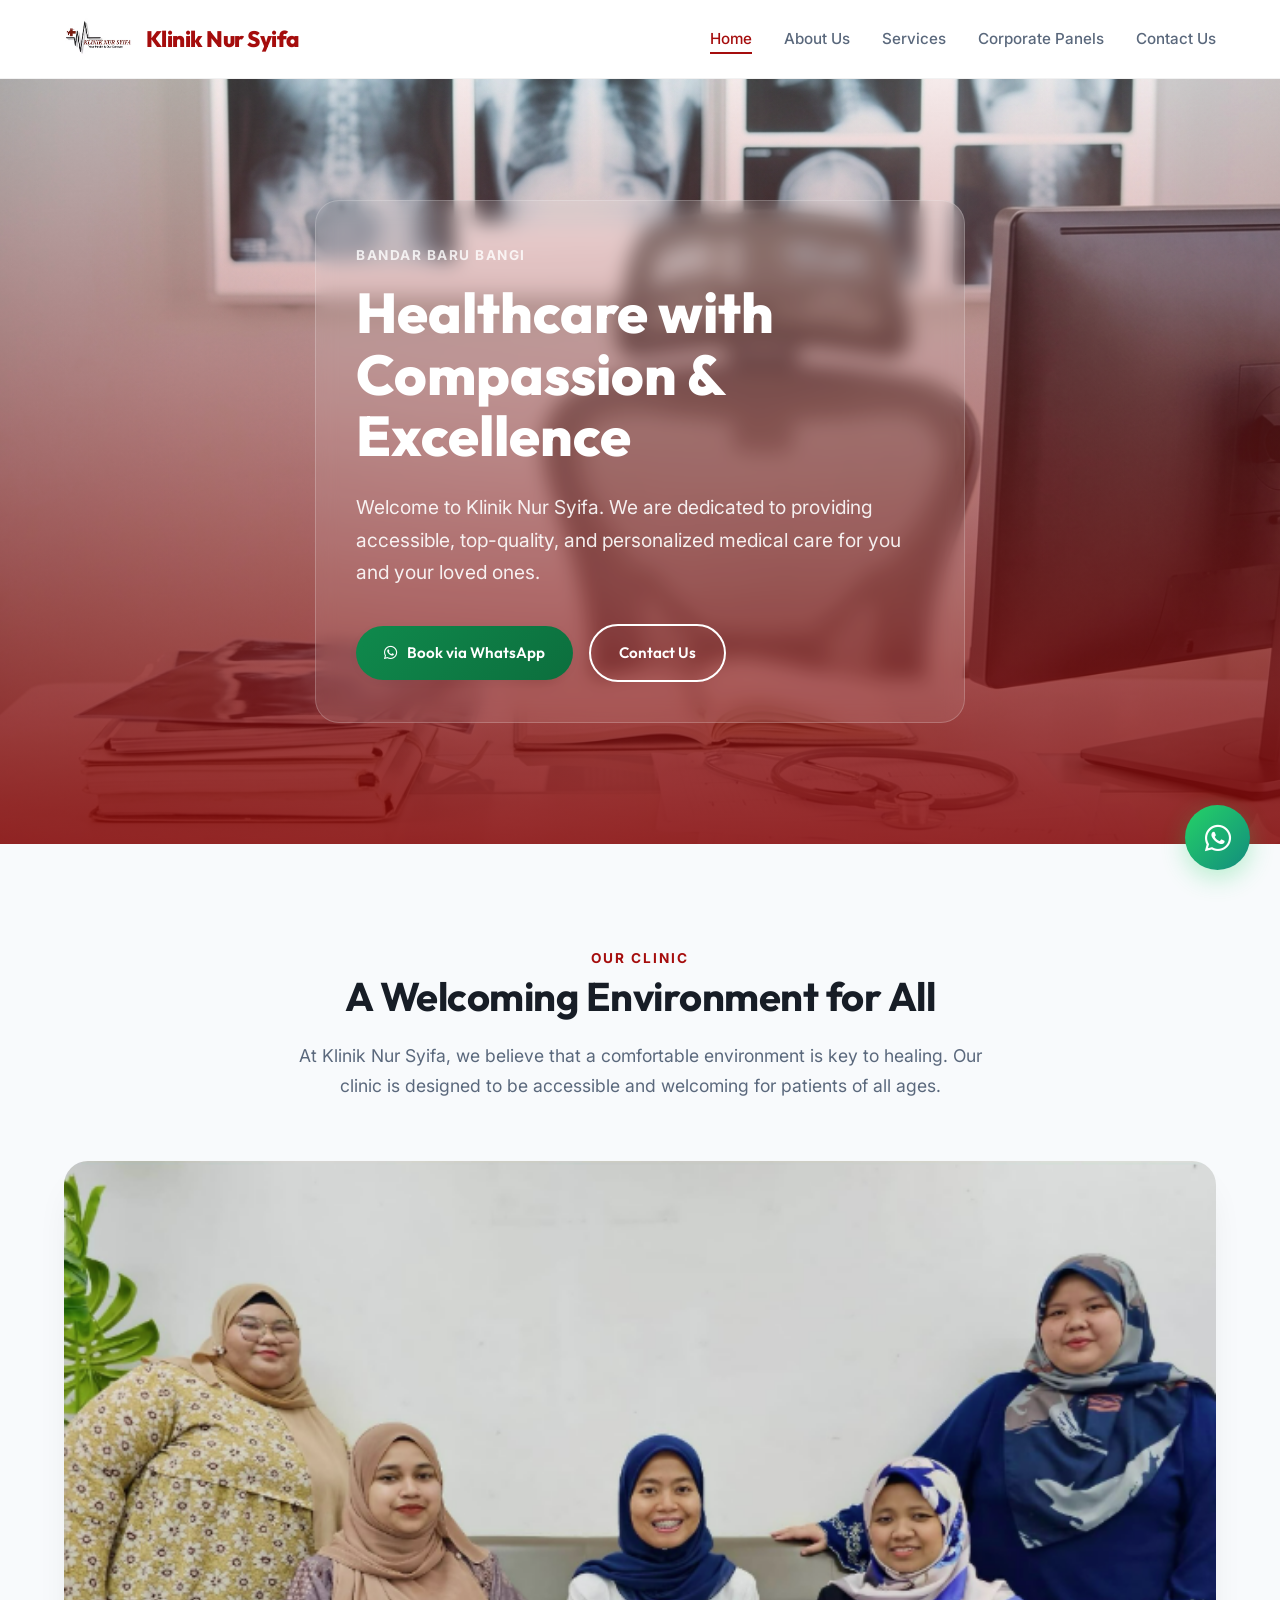
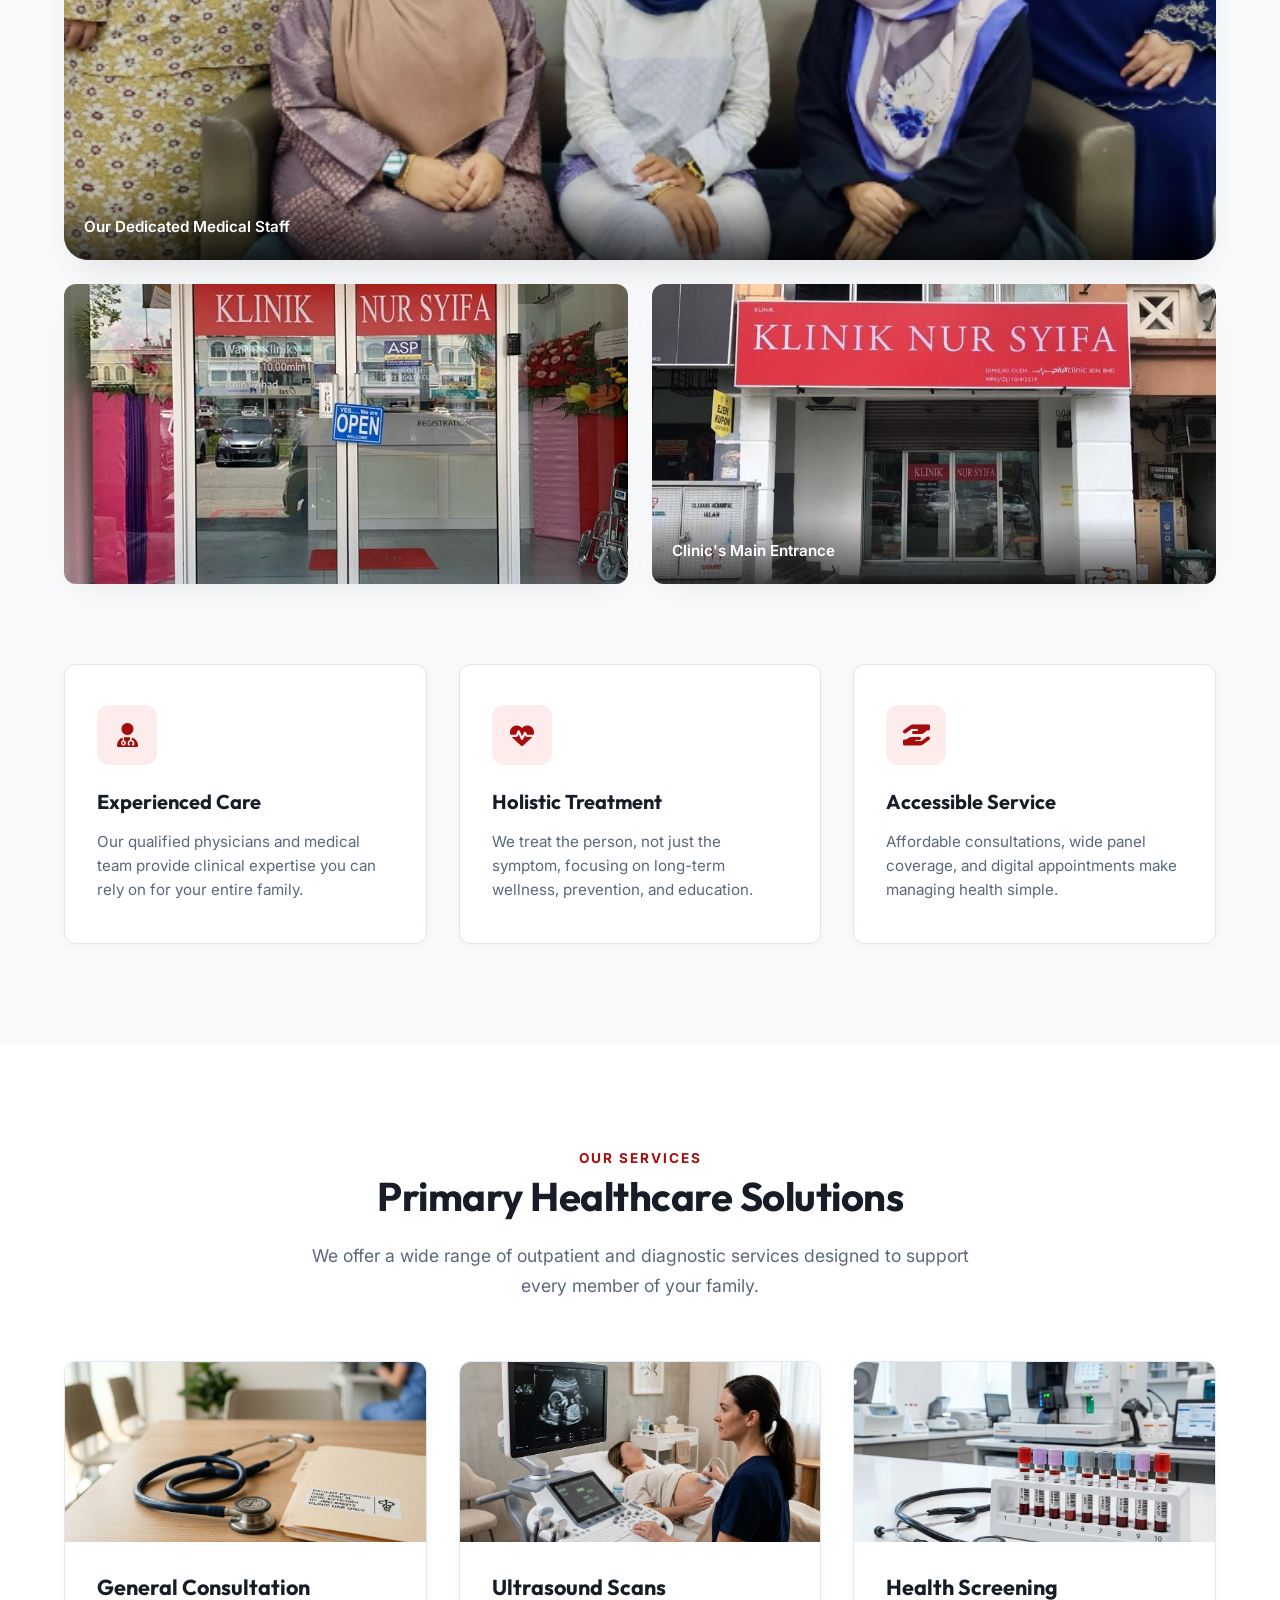
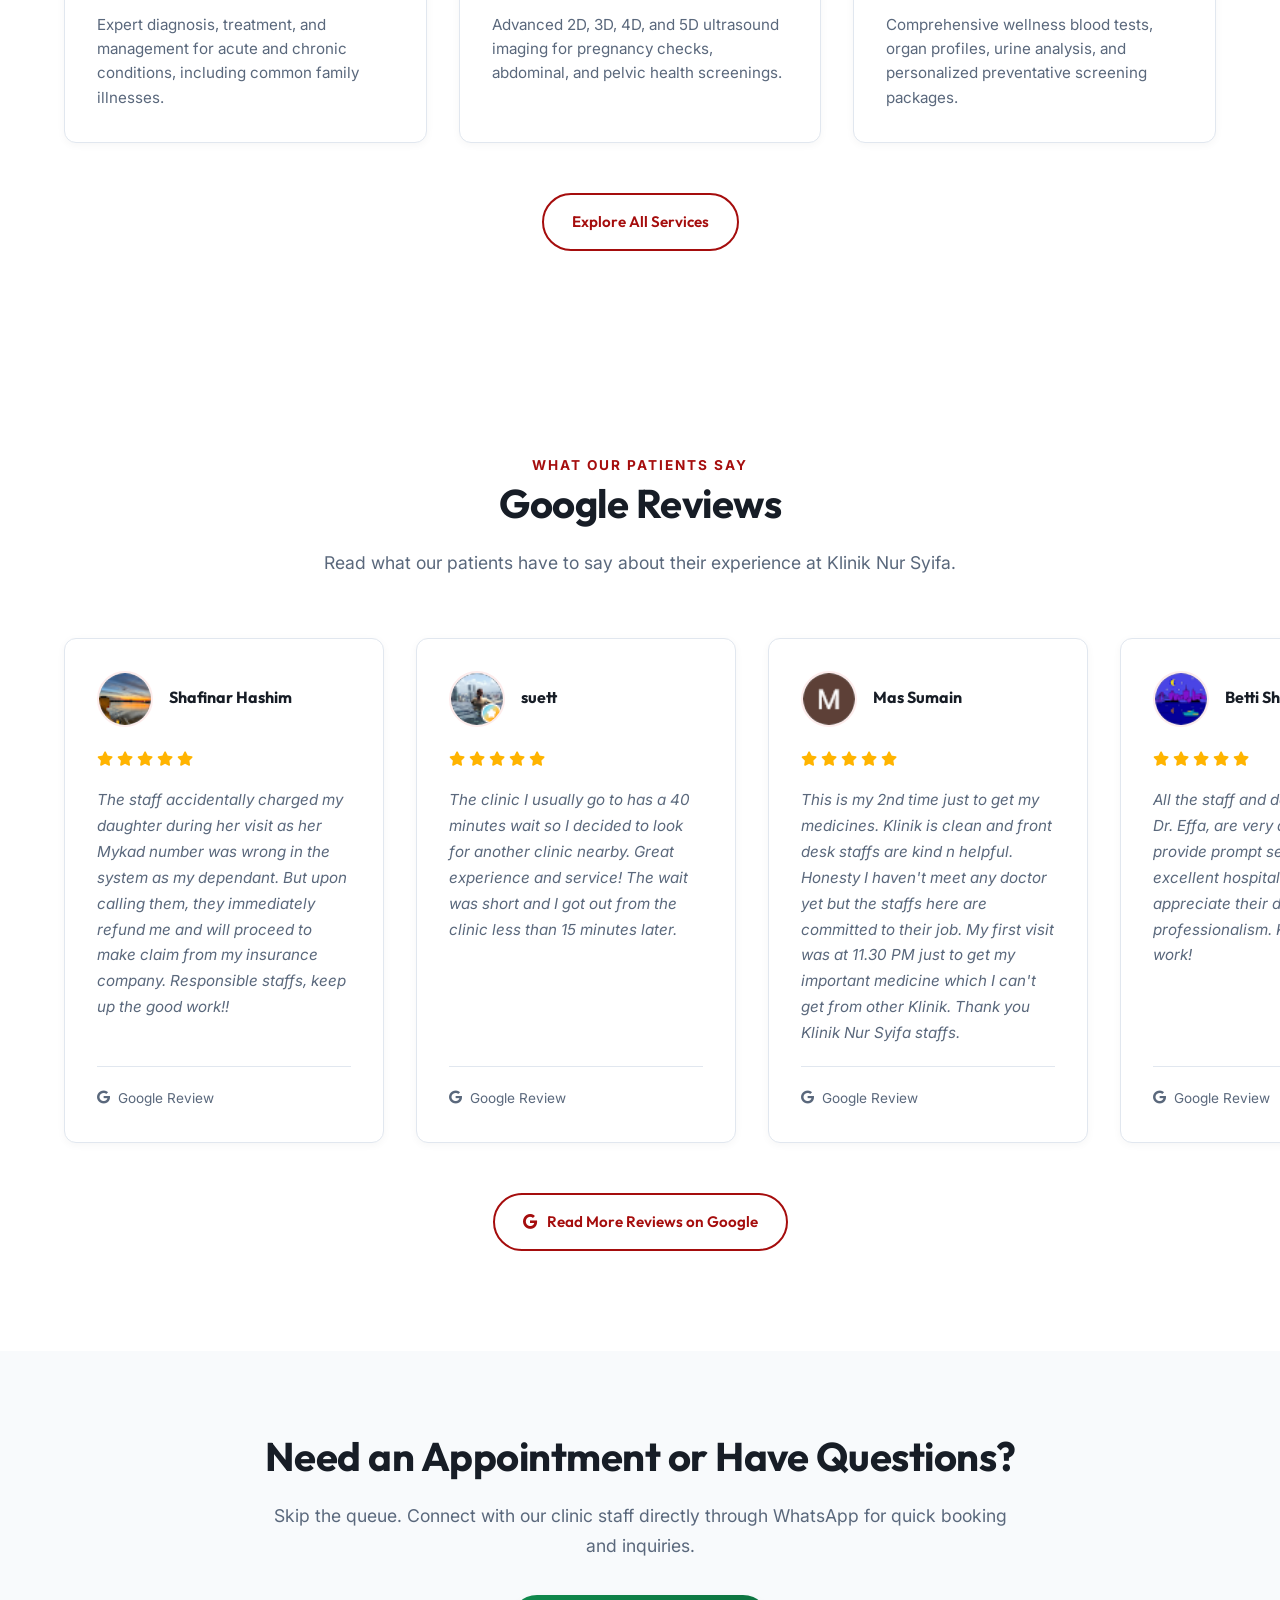
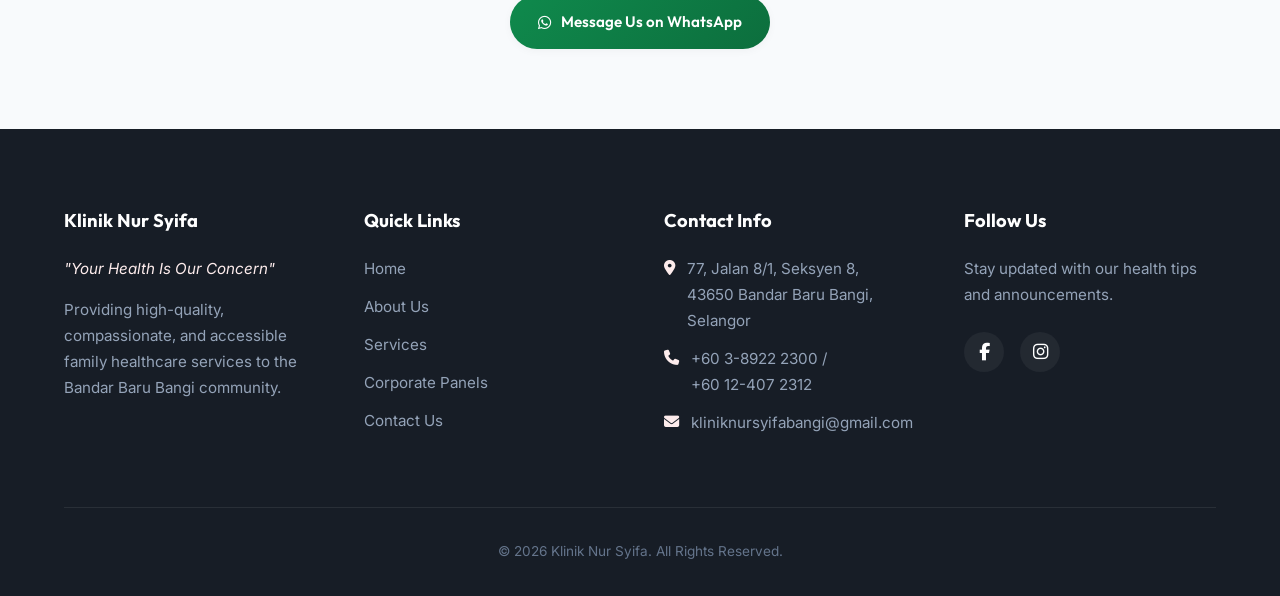
<file: index.html>
<!DOCTYPE html>
<html lang="en">
<head>
    <meta charset="UTF-8">
    <meta name="viewport" content="width=device-width, initial-scale=1.0">
    <title>Klinik Nur Syifa | Bandar Baru Bangi</title>
    <!-- Google Fonts: Inter & Outfit -->
    <link rel="preconnect" href="https://fonts.googleapis.com">
    <link rel="preconnect" href="https://fonts.gstatic.com" crossorigin>
    <link href="https://fonts.googleapis.com/css2?family=Inter:wght@300;400;500;600;700&family=Outfit:wght@400;500;600;700;800&display=swap" rel="stylesheet">
    <!-- Font Awesome for Icons -->
    <link rel="stylesheet" href="https://cdnjs.cloudflare.com/ajax/libs/font-awesome/6.4.0/css/all.min.css">
    <!-- Custom CSS -->
    <link rel="stylesheet" href="style.css">
</head>
<body>
    <!-- Header Navigation -->
    <header>
        <div class="container">
            <nav class="navbar">
                <a href="index.html" class="logo">
                    <img src="assets/logo.avif" alt="Klinik Nur Syifa Logo">
                    <span>Klinik Nur Syifa</span>
                </a>
                <ul class="nav-links">
                    <li><a href="index.html" class="active">Home</a></li>
                    <li><a href="about.html">About Us</a></li>
                    <li><a href="services.html">Services</a></li>
                    <li><a href="panels.html">Corporate Panels</a></li>
                    <li><a href="contact.html">Contact Us</a></li>
                </ul>
                <div class="hamburger">
                    <i class="fa-solid fa-bars"></i>
                </div>
            </nav>
        </div>
    </header>

    <!-- Hero Section -->
    <section class="hero">
        <div class="container hero-container">
            <div class="hero-content reveal reveal-left active">
                <span class="hero-tagline" style="color: #ffffff; opacity: 0.8;">Bandar Baru Bangi</span>
                <h1 class="text-gradient">Healthcare with Compassion & Excellence</h1>
                <p>Welcome to Klinik Nur Syifa. We are dedicated to providing accessible, top-quality, and personalized medical care for you and your loved ones.</p>
                <div class="btn-group">
                    <a href="https://wa.me/60124072312?text=Hi%2C%20I%20would%20like%20to%20make%20an%20appointment" target="_blank" class="btn btn-whatsapp">
                        <i class="fa-brands fa-whatsapp"></i> Book via WhatsApp
                    </a>
                    <a href="contact.html" class="btn btn-outline" style="color: #ffffff; border-color: #ffffff;">
                        Contact Us
                    </a>
                </div>
            </div>
        </div>
    </section>

    <!-- Introduction Section -->
    <section class="section bg-light" id="intro">
        <div class="container">
            <div class="section-header reveal">
                <span class="section-subtitle">Our Clinic</span>
                <h2 class="section-title">A Welcoming Environment for All</h2>
                <p class="section-desc">At Klinik Nur Syifa, we believe that a comfortable environment is key to healing. Our clinic is designed to be accessible and welcoming for patients of all ages.</p>
            </div>

            <div class="clinic-gallery reveal">
                <!-- Full width Staff photo to avoid cropping -->
                <div class="gallery-staff-full">
                    <img src="assets/staffs-photo.png" alt="Our Dedicated Staff">
                    <div class="gallery-caption">Our Dedicated Medical Staff</div>
                </div>
                
                <!-- Secondary photos in a grid below -->
                <div class="gallery-bottom-grid">
                    <div class="gallery-small-item">
                        <img src="assets/clinic-photo.jpg" alt="Clinic Interior">
                        <!-- <div class="gallery-caption">Comfortable Interior</div> -->
                    </div>
                    <div class="gallery-item gallery-small-item">
                        <img src="assets/outside-photo.jpg" alt="Clinic Exterior">
                        <div class="gallery-caption">Clinic's Main Entrance</div>
                    </div>
                </div>
            </div>

            <div class="features-container" style="margin-top: 80px;">
                <div class="feature-box reveal">
                    <div class="feature-icon-wrapper">
                        <i class="fa-solid fa-user-doctor"></i>
                    </div>
                    <h3>Experienced Care</h3>
                    <p>Our qualified physicians and medical team provide clinical expertise you can rely on for your entire family.</p>
                </div>
                <div class="feature-box reveal">
                    <div class="feature-icon-wrapper">
                        <i class="fa-solid fa-heart-pulse"></i>
                    </div>
                    <h3>Holistic Treatment</h3>
                    <p>We treat the person, not just the symptom, focusing on long-term wellness, prevention, and education.</p>
                </div>
                <div class="feature-box reveal">
                    <div class="feature-icon-wrapper">
                        <i class="fa-solid fa-hand-holding-hand"></i>
                    </div>
                    <h3>Accessible Service</h3>
                    <p>Affordable consultations, wide panel coverage, and digital appointments make managing health simple.</p>
                </div>
            </div>
        </div>
    </section>

    <!-- Quick Services Overview -->
    <section class="section">
        <div class="container">
            <div class="section-header reveal">
                <span class="section-subtitle">Our Services</span>
                <h2 class="section-title">Primary Healthcare Solutions</h2>
                <p class="section-desc">We offer a wide range of outpatient and diagnostic services designed to support every member of your family.</p>
            </div>
            <div class="services-grid">
                <!-- General Consultation -->
                <div class="service-card reveal" style="padding: 0; display: flex; flex-direction: column;">
                    <div style="height: 180px; width: 100%; overflow: hidden;">
                        <img src="assets/general_consultation.png" alt="General Consultation" style="width: 100%; height: 100%; object-fit: cover;">
                    </div>
                    <div style="padding: 32px; flex-grow: 1; display: flex; flex-direction: column; justify-content: space-between;">
                        <div>
                            <h3 style="margin-bottom: 12px;">General Consultation</h3>
                            <p style="color: var(--text-muted); font-size: 0.95rem; line-height: 1.6;">Expert diagnosis, treatment, and management for acute and chronic conditions, including common family illnesses.</p>
                        </div>
                    </div>
                </div>

                <!-- Ultrasound Scans -->
                <div class="service-card reveal" style="padding: 0; display: flex; flex-direction: column;">
                    <div style="height: 180px; width: 100%; overflow: hidden;">
                        <img src="assets/ultrasound_screening.png" alt="Ultrasound Scans" style="width: 100%; height: 100%; object-fit: cover;">
                    </div>
                    <div style="padding: 32px; flex-grow: 1; display: flex; flex-direction: column; justify-content: space-between;">
                        <div>
                            <h3 style="margin-bottom: 12px;">Ultrasound Scans</h3>
                            <p style="color: var(--text-muted); font-size: 0.95rem; line-height: 1.6;">Advanced 2D, 3D, 4D, and 5D ultrasound imaging for pregnancy checks, abdominal, and pelvic health screenings.</p>
                        </div>
                    </div>
                </div>

                <!-- Health Screening -->
                <div class="service-card reveal" style="padding: 0; display: flex; flex-direction: column;">
                    <div style="height: 180px; width: 100%; overflow: hidden;">
                        <img src="assets/health_screening_lab.png" alt="Health Screening" style="width: 100%; height: 100%; object-fit: cover;">
                    </div>
                    <div style="padding: 32px; flex-grow: 1; display: flex; flex-direction: column; justify-content: space-between;">
                        <div>
                            <h3 style="margin-bottom: 12px;">Health Screening</h3>
                            <p style="color: var(--text-muted); font-size: 0.95rem; line-height: 1.6;">Comprehensive wellness blood tests, organ profiles, urine analysis, and personalized preventative screening packages.</p>
                        </div>
                    </div>
                </div>
            </div>
            <div style="text-align: center; margin-top: 50px;" class="reveal">
                <a href="services.html" class="btn btn-outline">Explore All Services</a>
            </div>
        </div>
    </section>

    <!-- Testimonials Section -->
    <section class="section testimonials-section">
        <div class="container">
            <div class="section-header reveal">
                <span class="section-subtitle">What Our Patients Say</span>
                <h2 class="section-title">Google Reviews</h2>
                <p class="section-desc">Read what our patients have to say about their experience at Klinik Nur Syifa.</p>
            </div>

            <div class="testimonials-carousel-wrapper">
                <div class="testimonials-carousel">
                    <!-- Original Reviews -->
                    <!-- Review 1: Shafinar Hashim -->
                    <div class="testimonial-card reveal">
                        <div class="testimonial-header">
                            <img src="assets/reviews/Shafinar-Hashim.png" alt="Shafinar Hashim" class="testimonial-avatar">
                            <div class="testimonial-info">
                                <h4>Shafinar Hashim</h4>
                            </div>
                        </div>
                        <div class="testimonial-rating">
                            <i class="fa-solid fa-star"></i>
                            <i class="fa-solid fa-star"></i>
                            <i class="fa-solid fa-star"></i>
                            <i class="fa-solid fa-star"></i>
                            <i class="fa-solid fa-star"></i>
                        </div>
                        <p class="testimonial-text">The staff accidentally charged my daughter during her visit as her Mykad number was wrong in the system as my dependant. But upon calling them, they immediately refund me and will proceed to make claim from my insurance company. Responsible staffs, keep up the good work!!</p>
                        <div class="google-badge">
                            <i class="fa-brands fa-google"></i>
                            <span>Google Review</span>
                        </div>
                    </div>

                    <!-- Review 2: suett -->
                    <div class="testimonial-card reveal">
                        <div class="testimonial-header">
                            <img src="assets/reviews/suett.png" alt="suett" class="testimonial-avatar">
                            <div class="testimonial-info">
                                <h4>suett</h4>
                            </div>
                        </div>
                        <div class="testimonial-rating">
                            <i class="fa-solid fa-star"></i>
                            <i class="fa-solid fa-star"></i>
                            <i class="fa-solid fa-star"></i>
                            <i class="fa-solid fa-star"></i>
                            <i class="fa-solid fa-star"></i>
                        </div>
                        <p class="testimonial-text">The clinic I usually go to has a 40 minutes wait so I decided to look for another clinic nearby. Great experience and service! The wait was short and I got out from the clinic less than 15 minutes later.</p>
                        <div class="google-badge">
                            <i class="fa-brands fa-google"></i>
                            <span>Google Review</span>
                        </div>
                    </div>

                    <!-- Review 3: Mas Sumain -->
                    <div class="testimonial-card reveal">
                        <div class="testimonial-header">
                            <img src="assets/reviews/Mas-Sumain.png" alt="Mas Sumain" class="testimonial-avatar">
                            <div class="testimonial-info">
                                <h4>Mas Sumain</h4>
                            </div>
                        </div>
                        <div class="testimonial-rating">
                            <i class="fa-solid fa-star"></i>
                            <i class="fa-solid fa-star"></i>
                            <i class="fa-solid fa-star"></i>
                            <i class="fa-solid fa-star"></i>
                            <i class="fa-solid fa-star"></i>
                        </div>
                        <p class="testimonial-text">This is my 2nd time just to get my medicines. Klinik is clean and front desk staffs are kind n helpful. Honesty I haven't meet any doctor yet but the staffs here are committed to their job. My first visit was at 11.30 PM just to get my important medicine which I can't get from other Klinik. Thank you Klinik Nur Syifa staffs.</p>
                        <div class="google-badge">
                            <i class="fa-brands fa-google"></i>
                            <span>Google Review</span>
                        </div>
                    </div>

                    <!-- Review 4: Betti Sharina MHL -->
                    <div class="testimonial-card reveal">
                        <div class="testimonial-header">
                            <img src="assets/reviews/Betti-Sharina-MHL.png" alt="Betti Sharina MHL" class="testimonial-avatar">
                            <div class="testimonial-info">
                                <h4>Betti Sharina MHL</h4>
                            </div>
                        </div>
                        <div class="testimonial-rating">
                            <i class="fa-solid fa-star"></i>
                            <i class="fa-solid fa-star"></i>
                            <i class="fa-solid fa-star"></i>
                            <i class="fa-solid fa-star"></i>
                            <i class="fa-solid fa-star"></i>
                        </div>
                        <p class="testimonial-text">All the staff and doctors, especially Dr. Effa, are very attentive and provide prompt service with excellent hospitality. I truly appreciate their dedication and professionalism. Keep up the great work!</p>
                        <div class="google-badge">
                            <i class="fa-brands fa-google"></i>
                            <span>Google Review</span>
                        </div>
                    </div>

                    <!-- Duplicate Reviews for Seamless Loop -->
                    <!-- Review 1: Shafinar Hashim -->
                    <div class="testimonial-card reveal">
                        <div class="testimonial-header">
                            <img src="assets/reviews/Shafinar-Hashim.png" alt="Shafinar Hashim" class="testimonial-avatar">
                            <div class="testimonial-info">
                                <h4>Shafinar Hashim</h4>
                            </div>
                        </div>
                        <div class="testimonial-rating">
                            <i class="fa-solid fa-star"></i>
                            <i class="fa-solid fa-star"></i>
                            <i class="fa-solid fa-star"></i>
                            <i class="fa-solid fa-star"></i>
                            <i class="fa-solid fa-star"></i>
                        </div>
                        <p class="testimonial-text">The staff accidentally charged my daughter during her visit as her Mykad number was wrong in the system as my dependant. But upon calling them, they immediately refund me and will proceed to make claim from my insurance company. Responsible staffs, keep up the good work!!</p>
                        <div class="google-badge">
                            <i class="fa-brands fa-google"></i>
                            <span>Google Review</span>
                        </div>
                    </div>

                    <!-- Review 2: suett -->
                    <div class="testimonial-card reveal">
                        <div class="testimonial-header">
                            <img src="assets/reviews/suett.png" alt="suett" class="testimonial-avatar">
                            <div class="testimonial-info">
                                <h4>suett</h4>
                            </div>
                        </div>
                        <div class="testimonial-rating">
                            <i class="fa-solid fa-star"></i>
                            <i class="fa-solid fa-star"></i>
                            <i class="fa-solid fa-star"></i>
                            <i class="fa-solid fa-star"></i>
                            <i class="fa-solid fa-star"></i>
                        </div>
                        <p class="testimonial-text">The clinic I usually go to has a 40 minutes wait so I decided to look for another clinic nearby. Great experience and service! The wait was short and I got out from the clinic less than 15 minutes later.</p>
                        <div class="google-badge">
                            <i class="fa-brands fa-google"></i>
                            <span>Google Review</span>
                        </div>
                    </div>

                    <!-- Review 3: Mas Sumain -->
                    <div class="testimonial-card reveal">
                        <div class="testimonial-header">
                            <img src="assets/reviews/Mas-Sumain.png" alt="Mas Sumain" class="testimonial-avatar">
                            <div class="testimonial-info">
                                <h4>Mas Sumain</h4>
                            </div>
                        </div>
                        <div class="testimonial-rating">
                            <i class="fa-solid fa-star"></i>
                            <i class="fa-solid fa-star"></i>
                            <i class="fa-solid fa-star"></i>
                            <i class="fa-solid fa-star"></i>
                            <i class="fa-solid fa-star"></i>
                        </div>
                        <p class="testimonial-text">This is my 2nd time just to get my medicines. Klinik is clean and front desk staffs are kind n helpful. Honesty I haven't meet any doctor yet but the staffs here are committed to their job. My first visit was at 11.30 PM just to get my important medicine which I can't get from other Klinik. Thank you Klinik Nur Syifa staffs.</p>
                        <div class="google-badge">
                            <i class="fa-brands fa-google"></i>
                            <span>Google Review</span>
                        </div>
                    </div>

                    <!-- Review 4: Betti Sharina MHL -->
                    <div class="testimonial-card reveal">
                        <div class="testimonial-header">
                            <img src="assets/reviews/Betti-Sharina-MHL.png" alt="Betti Sharina MHL" class="testimonial-avatar">
                            <div class="testimonial-info">
                                <h4>Betti Sharina MHL</h4>
                            </div>
                        </div>
                        <div class="testimonial-rating">
                            <i class="fa-solid fa-star"></i>
                            <i class="fa-solid fa-star"></i>
                            <i class="fa-solid fa-star"></i>
                            <i class="fa-solid fa-star"></i>
                            <i class="fa-solid fa-star"></i>
                        </div>
                        <p class="testimonial-text">All the staff and doctors, especially Dr. Effa, are very attentive and provide prompt service with excellent hospitality. I truly appreciate their dedication and professionalism. Keep up the great work!</p>
                        <div class="google-badge">
                            <i class="fa-brands fa-google"></i>
                            <span>Google Review</span>
                        </div>
                    </div>
                </div>
            </div>

            <div style="text-align: center; margin-top: 50px;" class="reveal">
                <a href="https://maps.app.goo.gl/wjjicjf968GZYX1T9" target="_blank" class="btn btn-outline">
                    <i class="fa-brands fa-google"></i> Read More Reviews on Google
                </a>
            </div>
        </div>
    </section>

    <!-- CTA Section -->
    <section class="section bg-light" style="padding: 80px 0;">
        <div class="container" style="text-align: center; max-width: 800px;">
            <div class="reveal">
                <h2 class="section-title" style="margin-bottom: 20px;">Need an Appointment or Have Questions?</h2>
                <p style="color: var(--text-muted); font-size: 1.1rem; margin-bottom: 35px;">Skip the queue. Connect with our clinic staff directly through WhatsApp for quick booking and inquiries.</p>
                <a href="https://wa.me/60124072312?text=Hi%2C%20I%20would%20like%20to%20make%20an%20appointment" target="_blank" class="btn btn-whatsapp">
                    <i class="fa-brands fa-whatsapp"></i> Message Us on WhatsApp
                </a>
            </div>
        </div>
    </section>

    <!-- Footer -->
    <footer>
        <div class="container">
            <div class="footer-grid">
                <div class="footer-col">
                    <h4>Klinik Nur Syifa</h4>
                    <p style="font-style: italic; margin-bottom: 15px; color: var(--accent-light);">"Your Health Is Our Concern"</p>
                    <p>Providing high-quality, compassionate, and accessible family healthcare services to the Bandar Baru Bangi community.</p>
                </div>
                <div class="footer-col">
                    <h4>Quick Links</h4>
                    <ul>
                        <li><a href="index.html">Home</a></li>
                        <li><a href="about.html">About Us</a></li>
                        <li><a href="services.html">Services</a></li>
                        <li><a href="panels.html">Corporate Panels</a></li>
                        <li><a href="contact.html">Contact Us</a></li>
                    </ul>
                </div>
                <div class="footer-col">
                    <h4>Contact Info</h4>
                    <ul class="footer-contact-info">
                        <li>
                            <i class="fa-solid fa-location-dot"></i>
                            <span>77, Jalan 8/1, Seksyen 8,<br>43650 Bandar Baru Bangi, Selangor</span>
                        </li>
                        <li>
                            <i class="fa-solid fa-phone"></i>
                            <span>+60 3-8922 2300 /<br>+60 12-407 2312</span>
                        </li>
                        <li>
                            <i class="fa-solid fa-envelope"></i>
                            <span>kliniknursyifabangi@gmail.com</span>
                        </li>
                    </ul>
                </div>
                <div class="footer-col">
                    <h4>Follow Us</h4>
                    <p>Stay updated with our health tips and announcements.</p>
                    <div class="footer-socials">
                        <a href="https://www.facebook.com/KlinikNurSyifaBandarBaruBangi/" target="_blank"><i class="fa-brands fa-facebook-f"></i></a>
                        <a href="#" target="_blank"><i class="fa-brands fa-instagram"></i></a>
                    </div>
                </div>
            </div>
            <div class="footer-bottom">
                <p>&copy; 2026 Klinik Nur Syifa. All Rights Reserved.</p>
            </div>
        </div>
    </footer>

    <!-- Custom JavaScript -->
    <script src="script.js"></script>

    <!-- Floating WhatsApp Button -->
    <a href="https://wa.me/60124072312?text=Hi%2C%20I%20would%20like%20to%20make%20an%20appointment"
       target="_blank"
       class="whatsapp-button ws-wave-animation"
       aria-label="Chat on WhatsApp">
        <i class="fab fa-whatsapp"></i>
    </a>
</body>
</html>
</file>
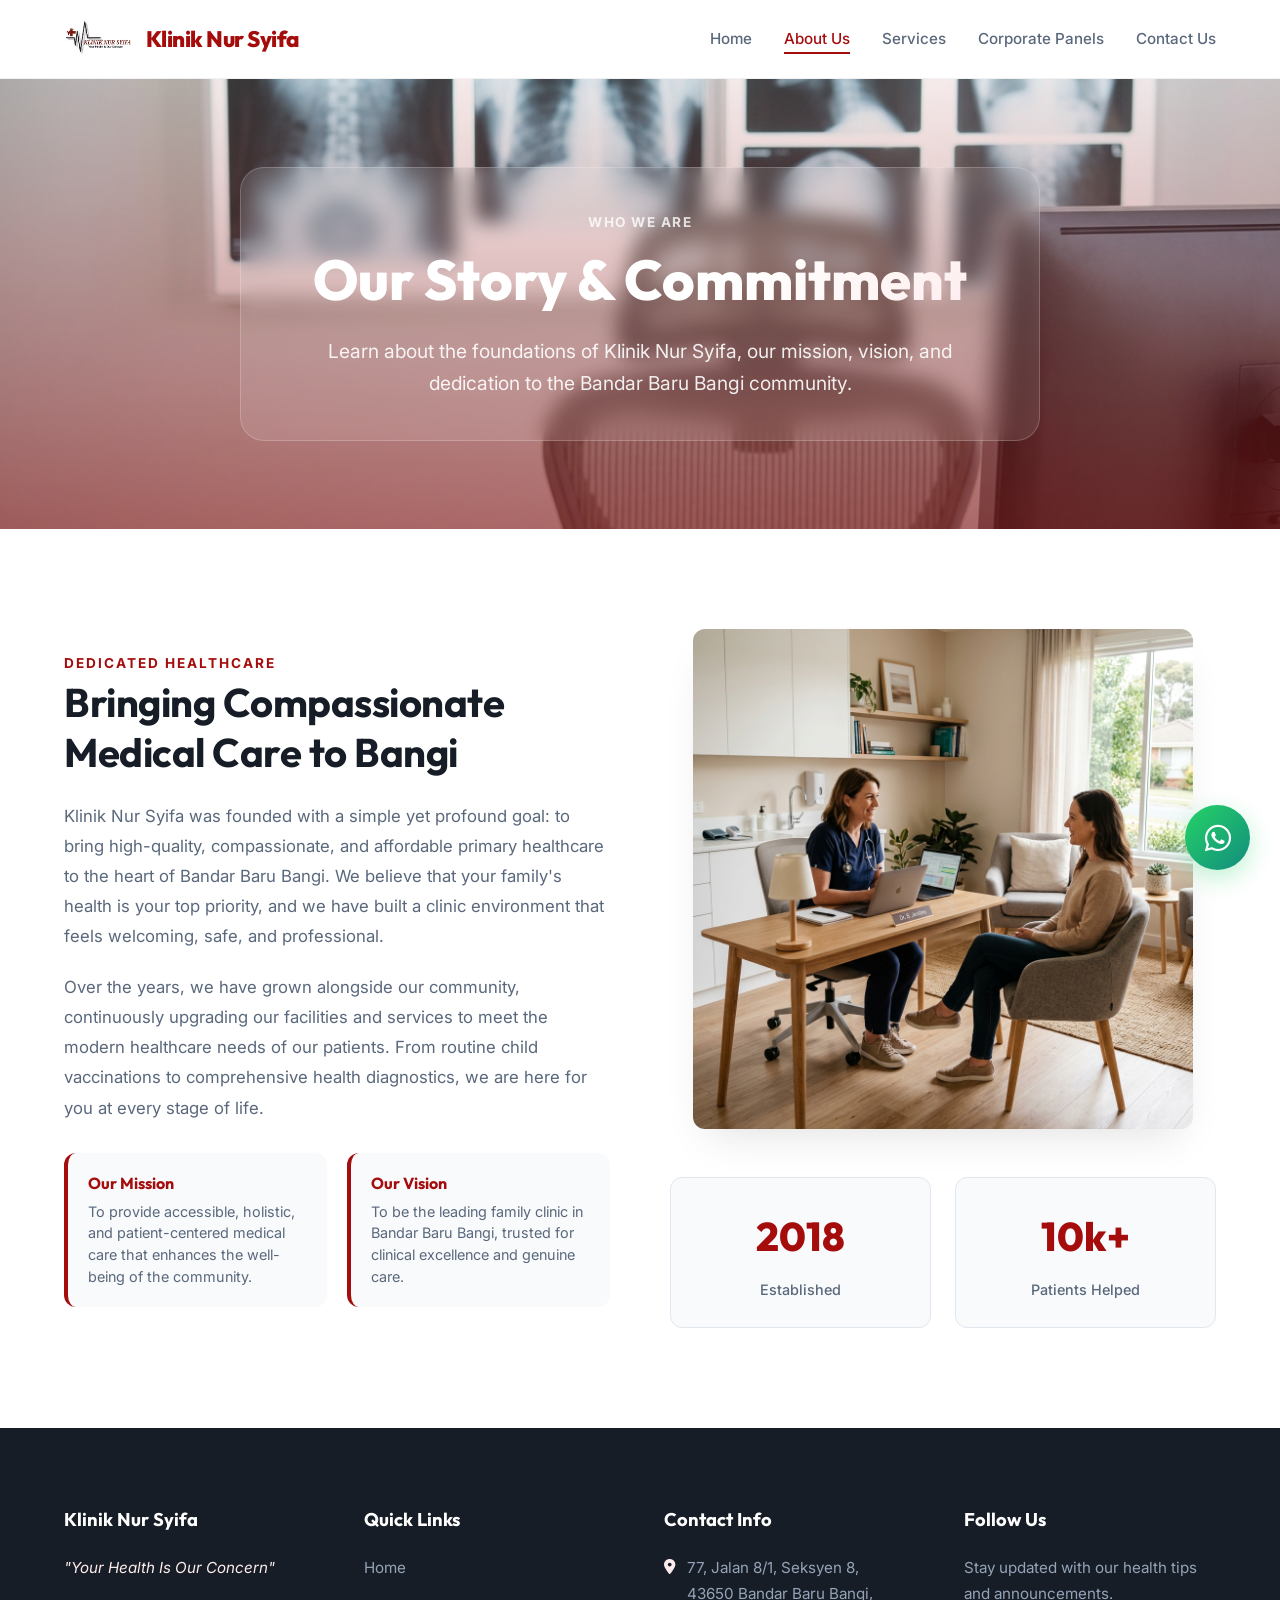
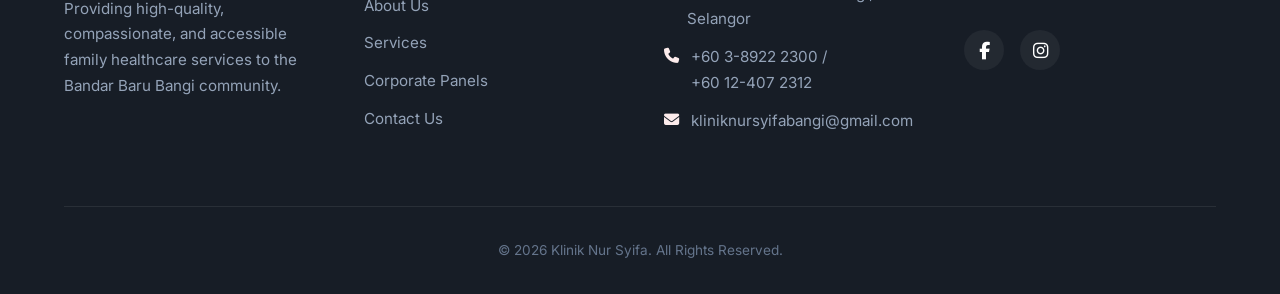
<file: about.html>
<!DOCTYPE html>
<html lang="en">
<head>
    <meta charset="UTF-8">
    <meta name="viewport" content="width=device-width, initial-scale=1.0">
    <title>About Us | Klinik Nur Syifa</title>
    <!-- Google Fonts: Inter & Outfit -->
    <link rel="preconnect" href="https://fonts.googleapis.com">
    <link rel="preconnect" href="https://fonts.gstatic.com" crossorigin>
    <link href="https://fonts.googleapis.com/css2?family=Inter:wght@300;400;500;600;700&family=Outfit:wght@400;500;600;700;800&display=swap" rel="stylesheet">
    <!-- Font Awesome for Icons -->
    <link rel="stylesheet" href="https://cdnjs.cloudflare.com/ajax/libs/font-awesome/6.4.0/css/all.min.css">
    <!-- Custom CSS -->
    <link rel="stylesheet" href="style.css">
</head>
<body>
    <!-- Header Navigation -->
    <header>
        <div class="container">
            <nav class="navbar">
                <a href="index.html" class="logo">
                    <img src="assets/logo.avif" alt="Klinik Nur Syifa Logo">
                    <span>Klinik Nur Syifa</span>
                </a>
                <ul class="nav-links">
                    <li><a href="index.html">Home</a></li>
                    <li><a href="about.html" class="active">About Us</a></li>
                    <li><a href="services.html">Services</a></li>
                    <li><a href="panels.html">Corporate Panels</a></li>
                    <li><a href="contact.html">Contact Us</a></li>
                </ul>
                <div class="hamburger">
                    <i class="fa-solid fa-bars"></i>
                </div>
            </nav>
        </div>
    </header>

    <!-- Page Header -->
    <section class="hero hero-internal">
        <div class="container hero-container">
            <div class="hero-content reveal reveal-left active">
                <div class="hero-tagline" style="color: #ffffff; opacity: 0.8;">Who We Are</div>
                <h1 class="text-gradient">Our Story & Commitment</h1>
                <p style="margin-bottom: 0;">Learn about the foundations of Klinik Nur Syifa, our mission, vision, and dedication to the Bandar Baru Bangi community.</p>
            </div>
        </div>
    </section>

    <!-- Main Content -->
    <section class="section">
        <div class="container">
            <div class="about-split">
                <div class="reveal reveal-left">
                    <span class="section-subtitle">Dedicated Healthcare</span>
                    <h2 class="section-title" style="text-align: left; margin-bottom: 24px;">Bringing Compassionate Medical Care to Bangi</h2>
                    <p style="margin-bottom: 20px; font-size: 1.05rem; color: var(--text-muted); line-height: 1.8;">
                        Klinik Nur Syifa was founded with a simple yet profound goal: to bring high-quality, compassionate, and affordable primary healthcare to the heart of Bandar Baru Bangi. 
                        We believe that your family's health is your top priority, and we have built a clinic environment that feels welcoming, safe, and professional.
                    </p>
                    <p style="margin-bottom: 30px; font-size: 1.05rem; color: var(--text-muted); line-height: 1.8;">
                        Over the years, we have grown alongside our community, continuously upgrading our facilities and services to meet the modern healthcare needs of our patients. 
                        From routine child vaccinations to comprehensive health diagnostics, we are here for you at every stage of life.
                    </p>
                    
                    <div style="display: flex; gap: 20px; flex-wrap: wrap;">
                        <div style="flex: 1; min-width: 200px; padding: 20px; border-radius: var(--radius-md); background-color: var(--secondary-bg); border-left: 4px solid var(--accent-color);">
                            <h4 style="margin-bottom: 8px; color: var(--accent-color);">Our Mission</h4>
                            <p style="font-size: 0.9rem; color: var(--text-muted); line-height: 1.5;">To provide accessible, holistic, and patient-centered medical care that enhances the well-being of the community.</p>
                        </div>
                        <div style="flex: 1; min-width: 200px; padding: 20px; border-radius: var(--radius-md); background-color: var(--secondary-bg); border-left: 4px solid var(--accent-color);">
                            <h4 style="margin-bottom: 8px; color: var(--accent-color);">Our Vision</h4>
                            <p style="font-size: 0.9rem; color: var(--text-muted); line-height: 1.5;">To be the leading family clinic in Bandar Baru Bangi, trusted for clinical excellence and genuine care.</p>
                        </div>
                    </div>
                </div>
                
                <div class="reveal reveal-right">
                    <div class="about-image" style="max-width: 500px; margin: 0 auto;">
                        <img src="assets/doctor_consultation.png" alt="Doctor Consultation Room" style="border-radius: var(--radius-md); width: 100%; box-shadow: var(--shadow-lg);">
                    </div>
                    
                    <div class="stats-grid">
                        <div class="stat-card">
                            <div class="stat-number">2018</div>
                            <div class="stat-label">Established</div>
                        </div>
                        <div class="stat-card">
                            <div class="stat-number">10k+</div>
                            <div class="stat-label">Patients Helped</div>
                        </div>
                    </div>
                </div>
            </div>
        </div>
    </section>

    <!-- Footer -->
    <footer>
        <div class="container">
            <div class="footer-grid">
                <div class="footer-col">
                    <h4>Klinik Nur Syifa</h4>
                    <p style="font-style: italic; margin-bottom: 15px; color: var(--accent-light);">"Your Health Is Our Concern"</p>
                    <p>Providing high-quality, compassionate, and accessible family healthcare services to the Bandar Baru Bangi community.</p>
                </div>
                <div class="footer-col">
                    <h4>Quick Links</h4>
                    <ul>
                        <li><a href="index.html">Home</a></li>
                        <li><a href="about.html">About Us</a></li>
                        <li><a href="services.html">Services</a></li>
                        <li><a href="panels.html">Corporate Panels</a></li>
                        <li><a href="contact.html">Contact Us</a></li>
                    </ul>
                </div>
                <div class="footer-col">
                    <h4>Contact Info</h4>
                    <ul class="footer-contact-info">
                        <li>
                            <i class="fa-solid fa-location-dot"></i>
                            <span>77, Jalan 8/1, Seksyen 8,<br>43650 Bandar Baru Bangi, Selangor</span>
                        </li>
                        <li>
                            <i class="fa-solid fa-phone"></i>
                            <span>+60 3-8922 2300 /<br>+60 12-407 2312</span>
                        </li>
                        <li>
                            <i class="fa-solid fa-envelope"></i>
                            <span>kliniknursyifabangi@gmail.com</span>
                        </li>
                    </ul>
                </div>
                <div class="footer-col">
                    <h4>Follow Us</h4>
                    <p>Stay updated with our health tips and announcements.</p>
                    <div class="footer-socials">
                        <a href="https://www.facebook.com/KlinikNurSyifaBandarBaruBangi/" target="_blank"><i class="fa-brands fa-facebook-f"></i></a>
                        <a href="#" target="_blank"><i class="fa-brands fa-instagram"></i></a>
                    </div>
                </div>
            </div>
            <div class="footer-bottom">
                <p>&copy; 2026 Klinik Nur Syifa. All Rights Reserved.</p>
            </div>
        </div>
    </footer>

    <!-- Custom JavaScript -->
    <script src="script.js"></script>

    <!-- Floating WhatsApp Button -->
    <a href="https://wa.me/60124072312?text=Hi%2C%20I%20would%20like%20to%20make%20an%20appointment"
       target="_blank"
       class="whatsapp-button ws-wave-animation"
       aria-label="Chat on WhatsApp">
        <i class="fab fa-whatsapp"></i>
    </a>
</body>
</html>
</file>
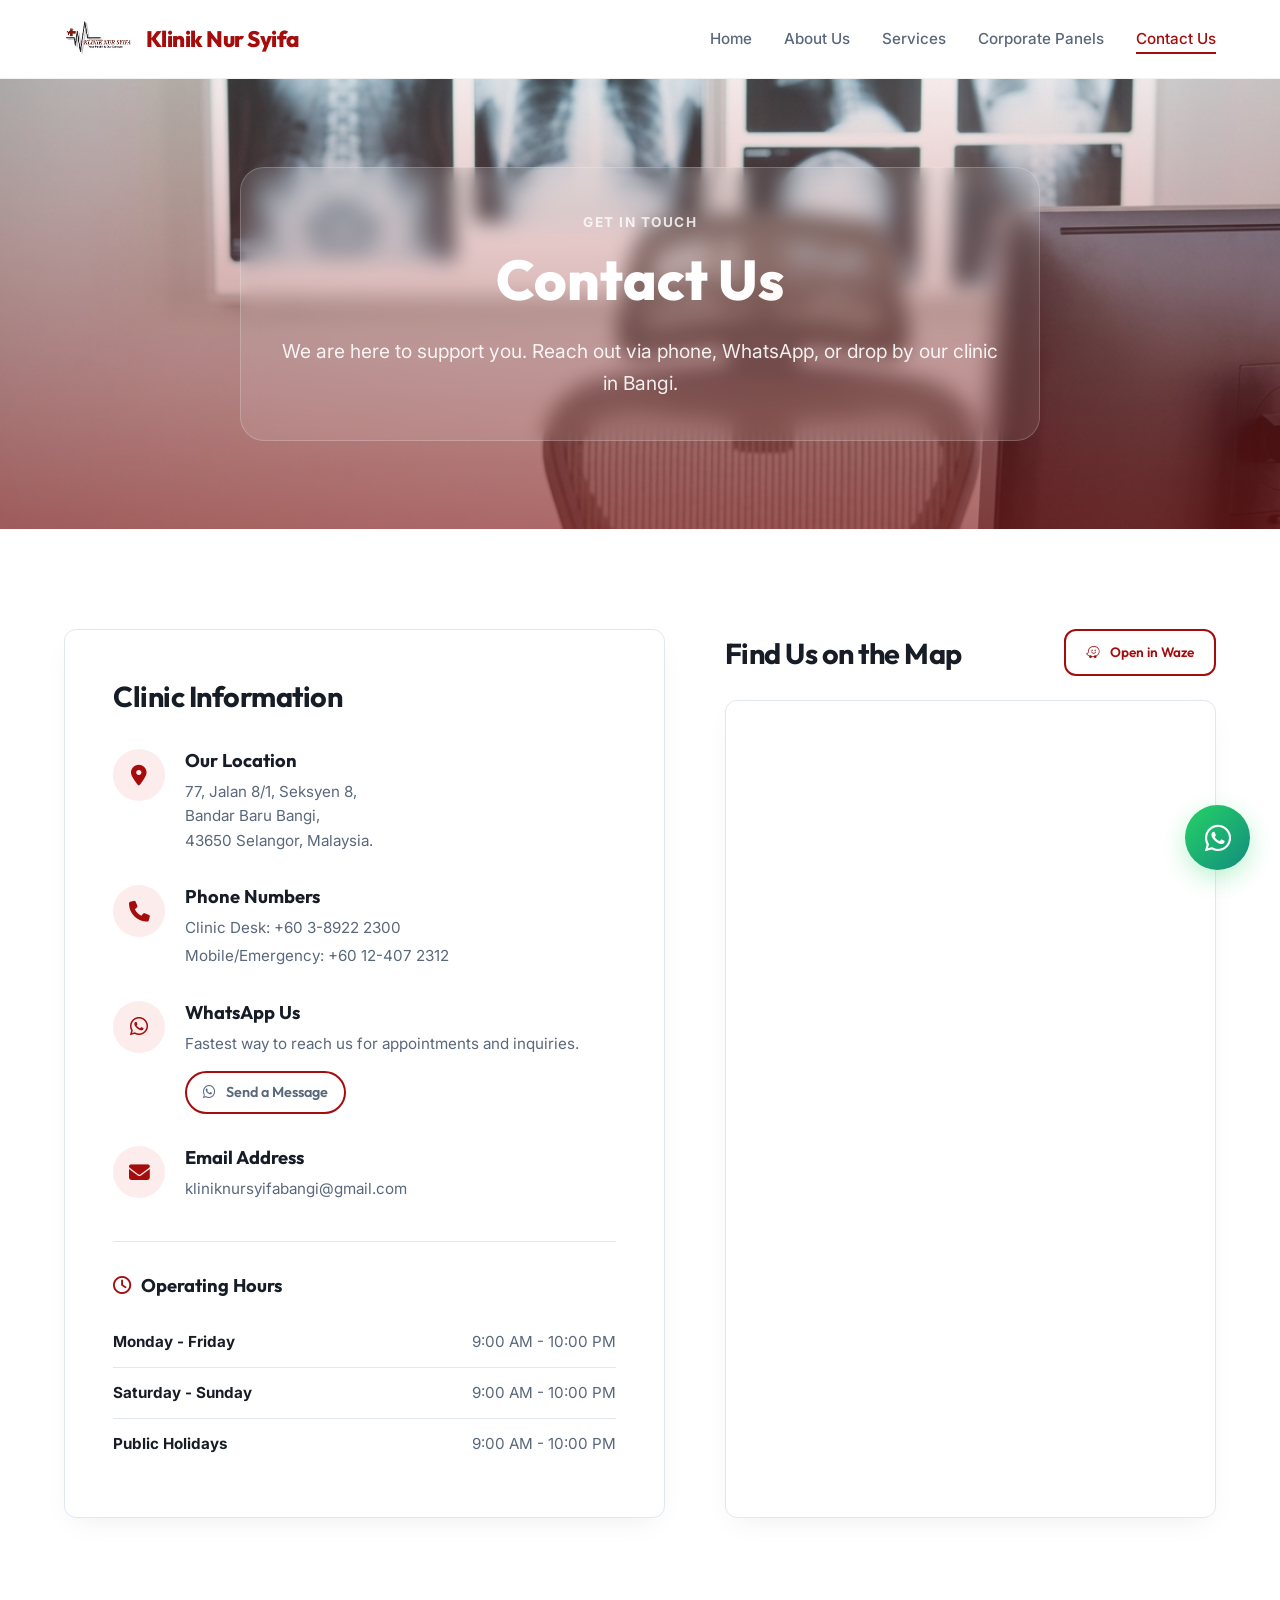
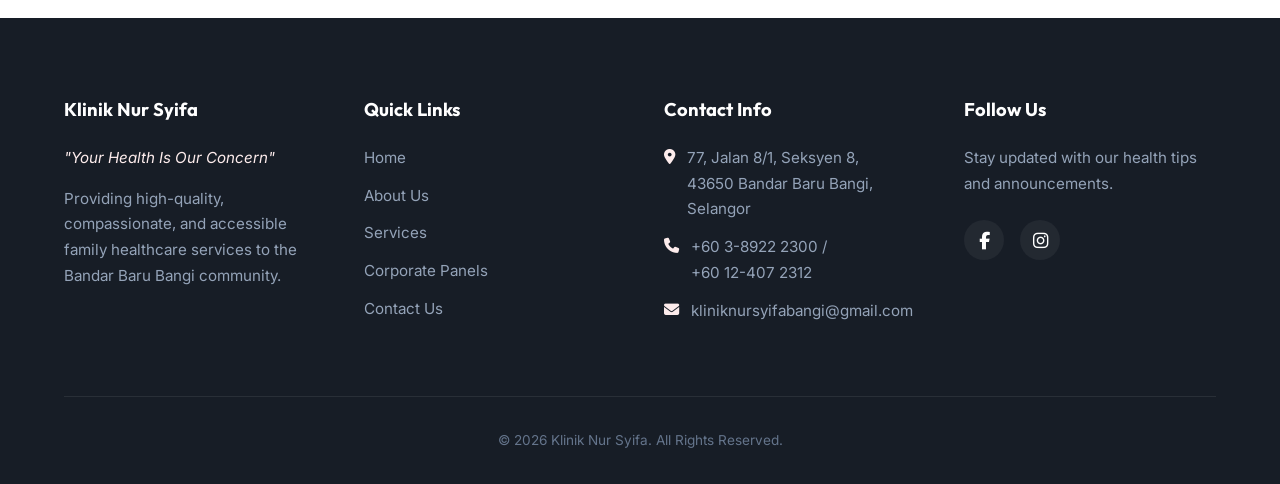
<file: contact.html>
<!DOCTYPE html>
<html lang="en">
<head>
    <meta charset="UTF-8">
    <meta name="viewport" content="width=device-width, initial-scale=1.0">
    <title>Contact Us | Klinik Nur Syifa</title>
    <!-- Google Fonts: Inter & Outfit -->
    <link rel="preconnect" href="https://fonts.googleapis.com">
    <link rel="preconnect" href="https://fonts.gstatic.com" crossorigin>
    <link href="https://fonts.googleapis.com/css2?family=Inter:wght@300;400;500;600;700&family=Outfit:wght@400;500;600;700;800&display=swap" rel="stylesheet">
    <!-- Font Awesome for Icons -->
    <link rel="stylesheet" href="https://cdnjs.cloudflare.com/ajax/libs/font-awesome/6.4.0/css/all.min.css">
    <!-- Custom CSS -->
    <link rel="stylesheet" href="style.css">
</head>
<body>
    <!-- Header Navigation -->
    <header>
        <div class="container">
            <nav class="navbar">
                <a href="index.html" class="logo">
                    <img src="assets/logo.avif" alt="Klinik Nur Syifa Logo">
                    <span>Klinik Nur Syifa</span>
                </a>
                <ul class="nav-links">
                    <li><a href="index.html">Home</a></li>
                    <li><a href="about.html">About Us</a></li>
                    <li><a href="services.html">Services</a></li>
                    <li><a href="panels.html">Corporate Panels</a></li>
                    <li><a href="contact.html" class="active">Contact Us</a></li>
                </ul>
                <div class="hamburger">
                    <i class="fa-solid fa-bars"></i>
                </div>
            </nav>
        </div>
    </header>

    <!-- Page Header -->
    <section class="hero hero-internal">
        <div class="container hero-container">
            <div class="hero-content reveal reveal-left active">
                <div class="hero-tagline" style="color: #ffffff; opacity: 0.8;">Get in Touch</div>
                <h1 class="text-gradient">Contact Us</h1>
                <p style="margin-bottom: 0;">We are here to support you. Reach out via phone, WhatsApp, or drop by our clinic in Bangi.</p>
            </div>
        </div>
    </section>

    <!-- Main Content -->
    <section class="section">
        <div class="container">
            <div class="contact-container">
                
                <!-- Contact Details Card -->
                <div class="contact-card-info reveal reveal-left">
                    <h2 style="margin-bottom: 35px; font-size: 1.8rem; letter-spacing: -0.5px;">Clinic Information</h2>
                    
                    <div class="contact-item">
                        <div class="contact-icon-box"><i class="fa-solid fa-location-dot"></i></div>
                        <div class="contact-text">
                            <h3>Our Location</h3>
                            <p>
                                77, Jalan 8/1, Seksyen 8,<br>
                                Bandar Baru Bangi,<br>
                                43650 Selangor, Malaysia.
                            </p>
                        </div>
                    </div>

                    <div class="contact-item">
                        <div class="contact-icon-box"><i class="fa-solid fa-phone"></i></div>
                        <div class="contact-text">
                            <h3>Phone Numbers</h3>
                            <p style="margin-bottom: 4px;">Clinic Desk: <a href="tel:+60389222300">+60 3-8922 2300</a></p>
                            <p>Mobile/Emergency: <a href="tel:+60124072312">+60 12-407 2312</a></p>
                        </div>
                    </div>

                    <div class="contact-item">
                        <div class="contact-icon-box"><i class="fa-brands fa-whatsapp"></i></div>
                        <div class="contact-text">
                            <h3>WhatsApp Us</h3>
                            <p style="color: var(--text-muted); margin-bottom: 15px;">Fastest way to reach us for appointments and inquiries.</p>
                            <a href="https://wa.me/60124072312?text=Hi%2C%20I%20would%20like%20to%20make%20an%20appointment" target="_blank" class="btn btn-outline" style="padding: 8px 16px; font-size: 0.9rem;">
                                <i class="fa-brands fa-whatsapp"></i> Send a Message
                            </a>
                        </div>
                    </div>

                    <div class="contact-item">
                        <div class="contact-icon-box"><i class="fa-solid fa-envelope"></i></div>
                        <div class="contact-text">
                            <h3>Email Address</h3>
                            <p><a href="mailto:kliniknursyifabangi@gmail.com">kliniknursyifabangi@gmail.com</a></p>
                        </div>
                    </div>

                    <!-- Operating Hours Block -->
                    <div class="hours-card">
                        <h3><i class="fa-regular fa-clock" style="color: var(--accent-color);"></i> Operating Hours</h3>
                        <table class="hours-table">
                            <tr>
                                <td><strong>Monday - Friday</strong></td>
                                <td style="text-align: right; color: var(--text-muted);">9:00 AM - 10:00 PM</td>
                            </tr>
                            <tr>
                                <td><strong>Saturday - Sunday</strong></td>
                                <td style="text-align: right; color: var(--text-muted);">9:00 AM - 10:00 PM</td>
                            </tr>
                            <tr>
                                <td><strong>Public Holidays</strong></td>
                                <td style="text-align: right; color: var(--text-muted);">9:00 AM - 10:00 PM</td>
                            </tr>
                        </table>
                    </div>
                </div>

                <!-- Map Embed Wrapper -->
                <div class="reveal reveal-right" style="display: flex; flex-direction: column; gap: 24px;">
                    <div style="display: flex; justify-content: space-between; align-items: center;">
                        <h2 style="font-size: 1.8rem; letter-spacing: -0.5px;">Find Us on the Map</h2>
                        <a href="https://waze.com/ul/hw282geb7d" target="_blank" class="btn btn-outline" style="padding: 10px 20px; font-size: 0.85rem; border-radius: var(--radius-md);">
                            <i class="fa-brands fa-waze"></i> Open in Waze
                        </a>
                    </div>
                    <div class="map-wrapper">
                        <iframe 
                            src="https://www.google.com/maps/embed?pb=!1m14!1m8!1m3!1d567.7754338813068!2d101.7541779!3d2.9642213!3m2!1i1024!2i768!4f13.1!3m3!1m2!1s0x31cdcba05a454805%3A0xd11bb5548c6eea01!2sKlinik%20Nur%20Syifa!5e1!3m2!1sen!2smy!4v1781104355172!5m2!1sen!2smy" 
                            width="100%" 
                            height="100%" 
                            style="border:0;" 
                            allowfullscreen="" 
                            loading="lazy" 
                            referrerpolicy="no-referrer-when-downgrade">
                        </iframe>
                    </div>
                </div>

            </div>
        </div>
    </section>

    <!-- Footer -->
    <footer>
        <div class="container">
            <div class="footer-grid">
                <div class="footer-col">
                    <h4>Klinik Nur Syifa</h4>
                    <p style="font-style: italic; margin-bottom: 15px; color: var(--accent-light);">"Your Health Is Our Concern"</p>
                    <p>Providing high-quality, compassionate, and accessible family healthcare services to the Bandar Baru Bangi community.</p>
                </div>
                <div class="footer-col">
                    <h4>Quick Links</h4>
                    <ul>
                        <li><a href="index.html">Home</a></li>
                        <li><a href="about.html">About Us</a></li>
                        <li><a href="services.html">Services</a></li>
                        <li><a href="panels.html">Corporate Panels</a></li>
                        <li><a href="contact.html">Contact Us</a></li>
                    </ul>
                </div>
                <div class="footer-col">
                    <h4>Contact Info</h4>
                    <ul class="footer-contact-info">
                        <li>
                            <i class="fa-solid fa-location-dot"></i>
                            <span>77, Jalan 8/1, Seksyen 8,<br>43650 Bandar Baru Bangi, Selangor</span>
                        </li>
                        <li>
                            <i class="fa-solid fa-phone"></i>
                            <span>+60 3-8922 2300 /<br>+60 12-407 2312</span>
                        </li>
                        <li>
                            <i class="fa-solid fa-envelope"></i>
                            <span>kliniknursyifabangi@gmail.com</span>
                        </li>
                    </ul>
                </div>
                <div class="footer-col">
                    <h4>Follow Us</h4>
                    <p>Stay updated with our health tips and announcements.</p>
                    <div class="footer-socials">
                        <a href="https://www.facebook.com/KlinikNurSyifaBandarBaruBangi/" target="_blank"><i class="fa-brands fa-facebook-f"></i></a>
                        <a href="#" target="_blank"><i class="fa-brands fa-instagram"></i></a>
                    </div>
                </div>
            </div>
            <div class="footer-bottom">
                <p>&copy; 2026 Klinik Nur Syifa. All Rights Reserved.</p>
            </div>
        </div>
    </footer>

    <!-- Custom JavaScript -->
    <script src="script.js"></script>

    <!-- Floating WhatsApp Button -->
    <a href="https://wa.me/60124072312?text=Hi%2C%20I%20would%20like%20to%20make%20an%20appointment"
       target="_blank"
       class="whatsapp-button ws-wave-animation"
       aria-label="Chat on WhatsApp">
        <i class="fab fa-whatsapp"></i>
    </a>
</body>
</html>
</file>
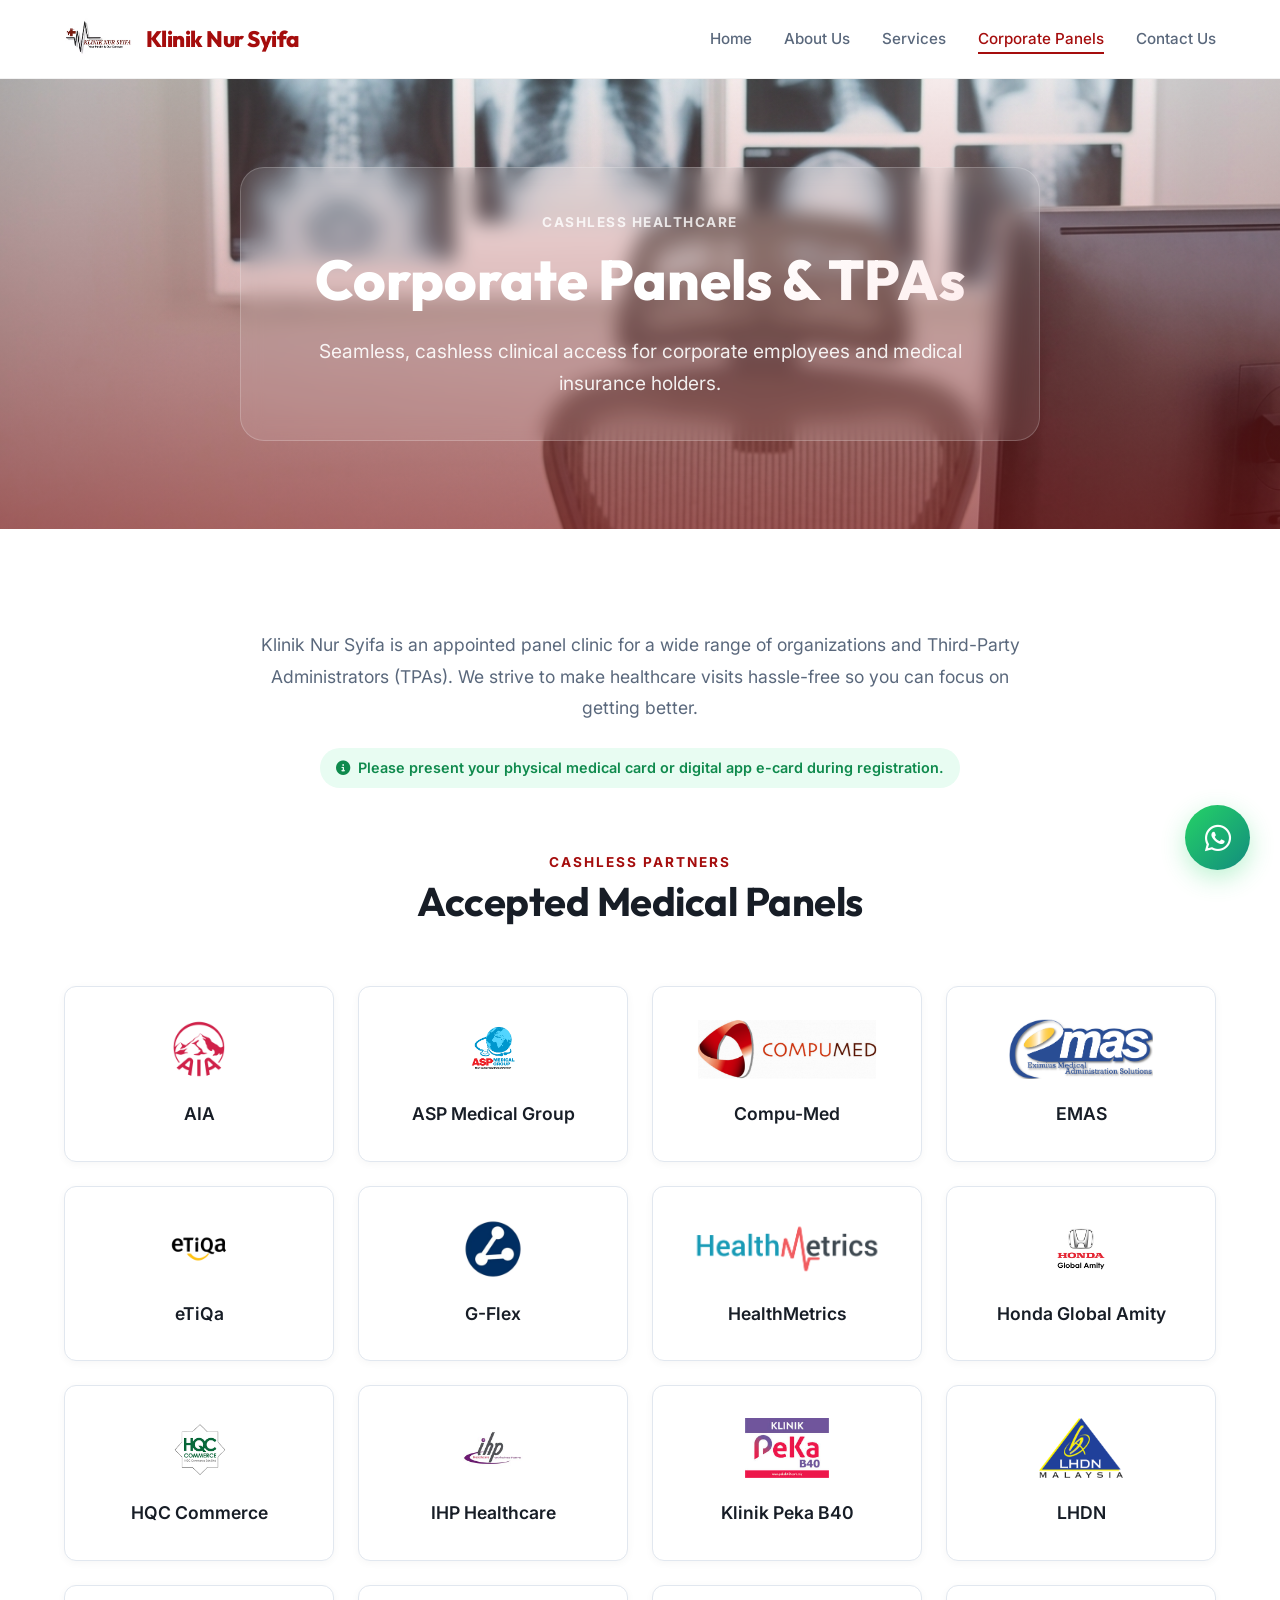
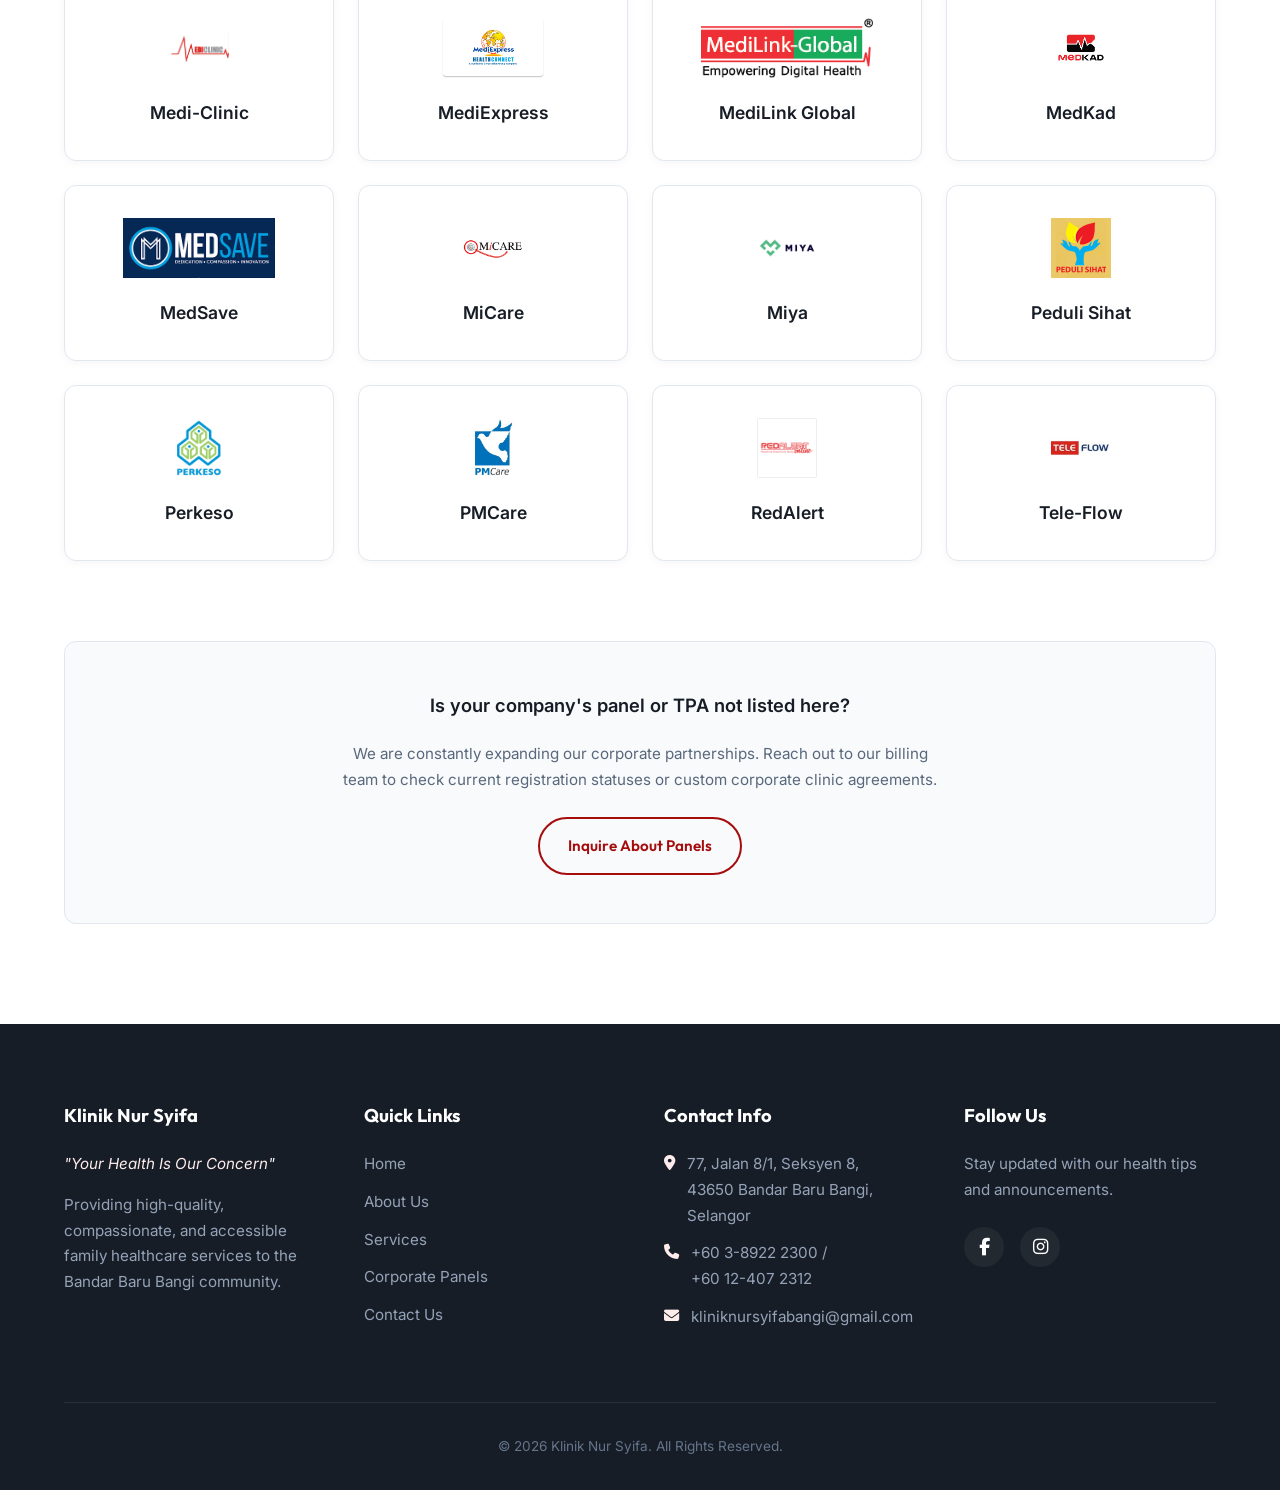
<file: panels.html>
<!DOCTYPE html>
<html lang="en">
<head>
    <meta charset="UTF-8">
    <meta name="viewport" content="width=device-width, initial-scale=1.0">
    <title>Corporate Panels | Klinik Nur Syifa</title>
    <!-- Google Fonts: Inter & Outfit -->
    <link rel="preconnect" href="https://fonts.googleapis.com">
    <link rel="preconnect" href="https://fonts.gstatic.com" crossorigin>
    <link href="https://fonts.googleapis.com/css2?family=Inter:wght@300;400;500;600;700&family=Outfit:wght@400;500;600;700;800&display=swap" rel="stylesheet">
    <!-- Font Awesome for Icons -->
    <link rel="stylesheet" href="https://cdnjs.cloudflare.com/ajax/libs/font-awesome/6.4.0/css/all.min.css">
    <!-- Custom CSS -->
    <link rel="stylesheet" href="style.css">
</head>
<body>
    <!-- Header Navigation -->
    <header>
        <div class="container">
            <nav class="navbar">
                <a href="index.html" class="logo">
                    <img src="assets/logo.avif" alt="Klinik Nur Syifa Logo">
                    <span>Klinik Nur Syifa</span>
                </a>
                <ul class="nav-links">
                    <li><a href="index.html">Home</a></li>
                    <li><a href="about.html">About Us</a></li>
                    <li><a href="services.html">Services</a></li>
                    <li><a href="panels.html" class="active">Corporate Panels</a></li>
                    <li><a href="contact.html">Contact Us</a></li>
                </ul>
                <div class="hamburger">
                    <i class="fa-solid fa-bars"></i>
                </div>
            </nav>
        </div>
    </header>

    <!-- Page Header -->
    <section class="hero hero-internal">
        <div class="container hero-container">
            <div class="hero-content reveal reveal-left active">
                <div class="hero-tagline" style="color: #ffffff; opacity: 0.8;">Cashless Healthcare</div>
                <h1 class="text-gradient">Corporate Panels & TPAs</h1>
                <p style="margin-bottom: 0;">Seamless, cashless clinical access for corporate employees and medical insurance holders.</p>
            </div>
        </div>
    </section>

    <!-- Main Content -->
    <section class="section">
        <div class="container">
            <div class="reveal" style="text-align: center; max-width: 800px; margin: 0 auto 60px;">
                <p style="font-size: 1.1rem; color: var(--text-muted); line-height: 1.8;">
                    Klinik Nur Syifa is an appointed panel clinic for a wide range of organizations and Third-Party Administrators (TPAs). We strive to make healthcare visits hassle-free so you can focus on getting better. 
                </p>
                <div style="margin-top: 24px; display: inline-flex; align-items: center; gap: 8px; padding: 8px 16px; background-color: var(--teal-light); color: var(--teal-color); border-radius: var(--radius-full); font-size: 0.9rem; font-weight: 600;">
                    <i class="fa-solid fa-circle-info"></i> Please present your physical medical card or digital app e-card during registration.
                </div>
            </div>

            <div class="section-header reveal">
                <span class="section-subtitle">Cashless Partners</span>
                <h2 class="section-title">Accepted Medical Panels</h2>
            </div>
            
            <div class="panels-grid">
                <!-- Panel Items -->
                <div class="panel-card reveal">
                    <img src="assets/panels/AIA.png" alt="AIA">
                    <span>AIA</span>
                </div>
                <div class="panel-card reveal">
                    <img src="assets/panels/Asp-Medical-Group.png" alt="ASP Medical Group">
                    <span>ASP Medical Group</span>
                </div>
                <div class="panel-card reveal">
                    <img src="assets/panels/Compu-Med.png" alt="Compu-Med">
                    <span>Compu-Med</span>
                </div>
                <div class="panel-card reveal">
                    <img src="assets/panels/emas.png" alt="EMAS">
                    <span>EMAS</span>
                </div>
                <div class="panel-card reveal">
                    <img src="assets/panels/eTiQa.png" alt="eTiQa">
                    <span>eTiQa</span>
                </div>
                <div class="panel-card reveal">
                    <img src="assets/panels/G-Flex.jpg" alt="G-Flex">
                    <span>G-Flex</span>
                </div>
                <div class="panel-card reveal">
                    <img src="assets/panels/Health-Metrics.png" alt="HealthMetrics">
                    <span>HealthMetrics</span>
                </div>
                <div class="panel-card reveal">
                    <img src="assets/panels/Honda-Global-Amity.png" alt="Honda Global Amity">
                    <span>Honda Global Amity</span>
                </div>
                <div class="panel-card reveal">
                    <img src="assets/panels/HQC-Commerce.png" alt="HQC Commerce">
                    <span>HQC Commerce</span>
                </div>
                <div class="panel-card reveal">
                    <img src="assets/panels/ihp-Healthcare.jpg" alt="IHP Healthcare">
                    <span>IHP Healthcare</span>
                </div>
                <div class="panel-card reveal">
                    <img src="assets/panels/Klinik-Peka-B40.jpg" alt="Klinik Peka B40">
                    <span>Klinik Peka B40</span>
                </div>
                <div class="panel-card reveal">
                    <img src="assets/panels/LHDN.png" alt="LHDN">
                    <span>LHDN</span>
                </div>
                <div class="panel-card reveal">
                    <img src="assets/panels/Medi-Clinic.png" alt="Medi-Clinic">
                    <span>Medi-Clinic</span>
                </div>
                <div class="panel-card reveal">
                    <img src="assets/panels/MediExpress-Health-Connect.png" alt="MediExpress Health Connect">
                    <span>MediExpress</span>
                </div>
                <div class="panel-card reveal">
                    <img src="assets/panels/MediLink-Global.png" alt="MediLink Global">
                    <span>MediLink Global</span>
                </div>
                <div class="panel-card reveal">
                    <img src="assets/panels/MedKad.png" alt="MedKad">
                    <span>MedKad</span>
                </div>
                <div class="panel-card reveal">
                    <img src="assets/panels/MedSave.png" alt="MedSave">
                    <span>MedSave</span>
                </div>
                <div class="panel-card reveal">
                    <img src="assets/panels/MiCare.png" alt="MiCare">
                    <span>MiCare</span>
                </div>
                <div class="panel-card reveal">
                    <img src="assets/panels/Miya.png" alt="Miya">
                    <span>Miya</span>
                </div>
                <div class="panel-card reveal">
                    <img src="assets/panels/Peduli-Sihat.png" alt="Peduli Sihat">
                    <span>Peduli Sihat</span>
                </div>
                <div class="panel-card reveal">
                    <img src="assets/panels/Perkeso.png" alt="Perkeso">
                    <span>Perkeso</span>
                </div>
                <div class="panel-card reveal">
                    <img src="assets/panels/PM-Care.jpg" alt="PMCare">
                    <span>PMCare</span>
                </div>
                <div class="panel-card reveal">
                    <img src="assets/panels/Red-Alert.png" alt="RedAlert">
                    <span>RedAlert</span>
                </div>
                <div class="panel-card reveal">
                    <img src="assets/panels/Tele-Flow.jpg" alt="Tele-Flow">
                    <span>Tele-Flow</span>
                </div>
            </div>

            <div class="reveal" style="text-align: center; margin-top: 80px; padding: 48px; background-color: var(--secondary-bg); border-radius: var(--radius-md); border: 1px solid var(--border-color);">
                <p style="color: var(--text-dark); margin-bottom: 20px; font-size: 1.15rem; font-weight: 600;">Is your company's panel or TPA not listed here?</p>
                <p style="color: var(--text-muted); font-size: 0.95rem; margin-bottom: 24px; max-width: 600px; margin-left: auto; margin-right: auto;">We are constantly expanding our corporate partnerships. Reach out to our billing team to check current registration statuses or custom corporate clinic agreements.</p>
                <a href="contact.html" class="btn btn-outline">Inquire About Panels</a>
            </div>
        </div>
    </section>

    <!-- Footer -->
    <footer>
        <div class="container">
            <div class="footer-grid">
                <div class="footer-col">
                    <h4>Klinik Nur Syifa</h4>
                    <p style="font-style: italic; margin-bottom: 15px; color: var(--accent-light);">"Your Health Is Our Concern"</p>
                    <p>Providing high-quality, compassionate, and accessible family healthcare services to the Bandar Baru Bangi community.</p>
                </div>
                <div class="footer-col">
                    <h4>Quick Links</h4>
                    <ul>
                        <li><a href="index.html">Home</a></li>
                        <li><a href="about.html">About Us</a></li>
                        <li><a href="services.html">Services</a></li>
                        <li><a href="panels.html">Corporate Panels</a></li>
                        <li><a href="contact.html">Contact Us</a></li>
                    </ul>
                </div>
                <div class="footer-col">
                    <h4>Contact Info</h4>
                    <ul class="footer-contact-info">
                        <li>
                            <i class="fa-solid fa-location-dot"></i>
                            <span>77, Jalan 8/1, Seksyen 8,<br>43650 Bandar Baru Bangi, Selangor</span>
                        </li>
                        <li>
                            <i class="fa-solid fa-phone"></i>
                            <span>+60 3-8922 2300 /<br>+60 12-407 2312</span>
                        </li>
                        <li>
                            <i class="fa-solid fa-envelope"></i>
                            <span>kliniknursyifabangi@gmail.com</span>
                        </li>
                    </ul>
                </div>
                <div class="footer-col">
                    <h4>Follow Us</h4>
                    <p>Stay updated with our health tips and announcements.</p>
                    <div class="footer-socials">
                        <a href="https://www.facebook.com/KlinikNurSyifaBandarBaruBangi/" target="_blank"><i class="fa-brands fa-facebook-f"></i></a>
                        <a href="#" target="_blank"><i class="fa-brands fa-instagram"></i></a>
                    </div>
                </div>
            </div>
            <div class="footer-bottom">
                <p>&copy; 2026 Klinik Nur Syifa. All Rights Reserved.</p>
            </div>
        </div>
    </footer>

    <!-- Custom JavaScript -->
    <script src="script.js"></script>

    <!-- Floating WhatsApp Button -->
    <a href="https://wa.me/60124072312?text=Hi%2C%20I%20would%20like%20to%20make%20an%20appointment"
       target="_blank"
       class="whatsapp-button ws-wave-animation"
       aria-label="Chat on WhatsApp">
        <i class="fab fa-whatsapp"></i>
    </a>
</body>
</html>
</file>
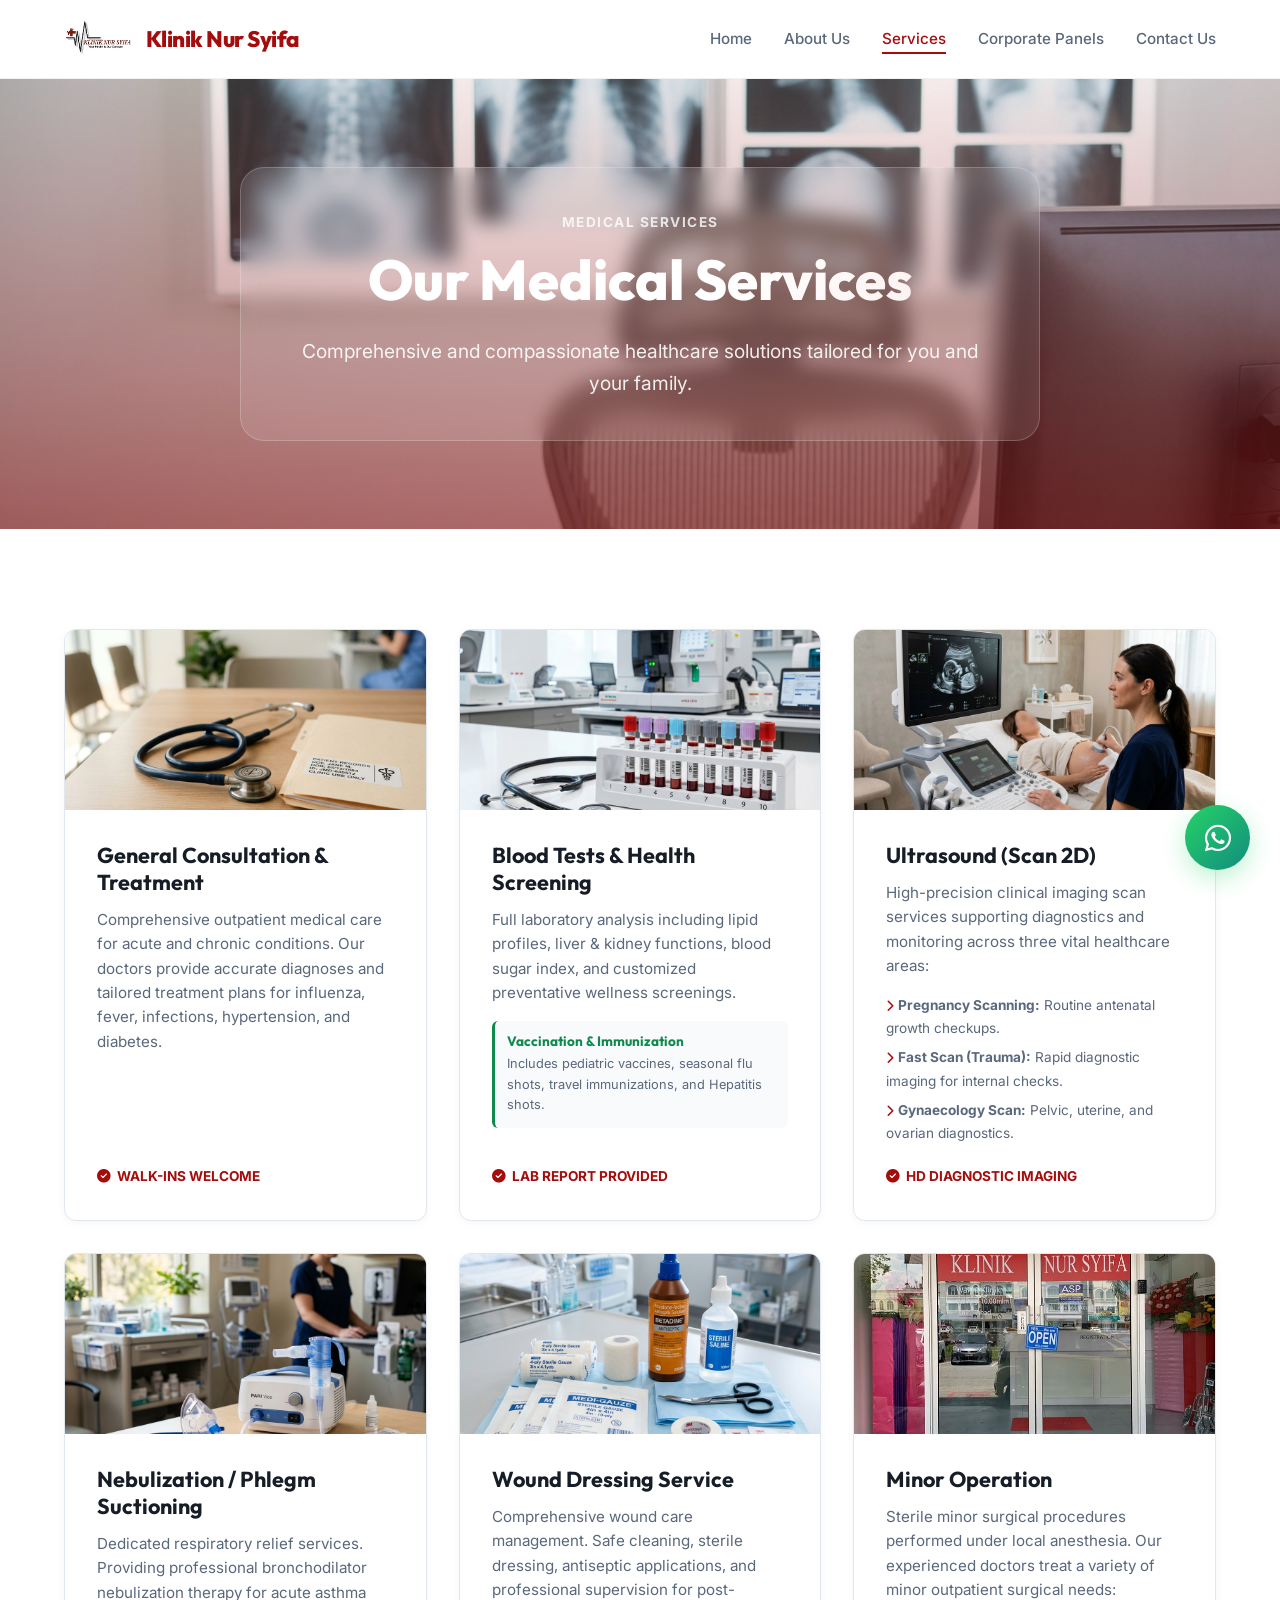
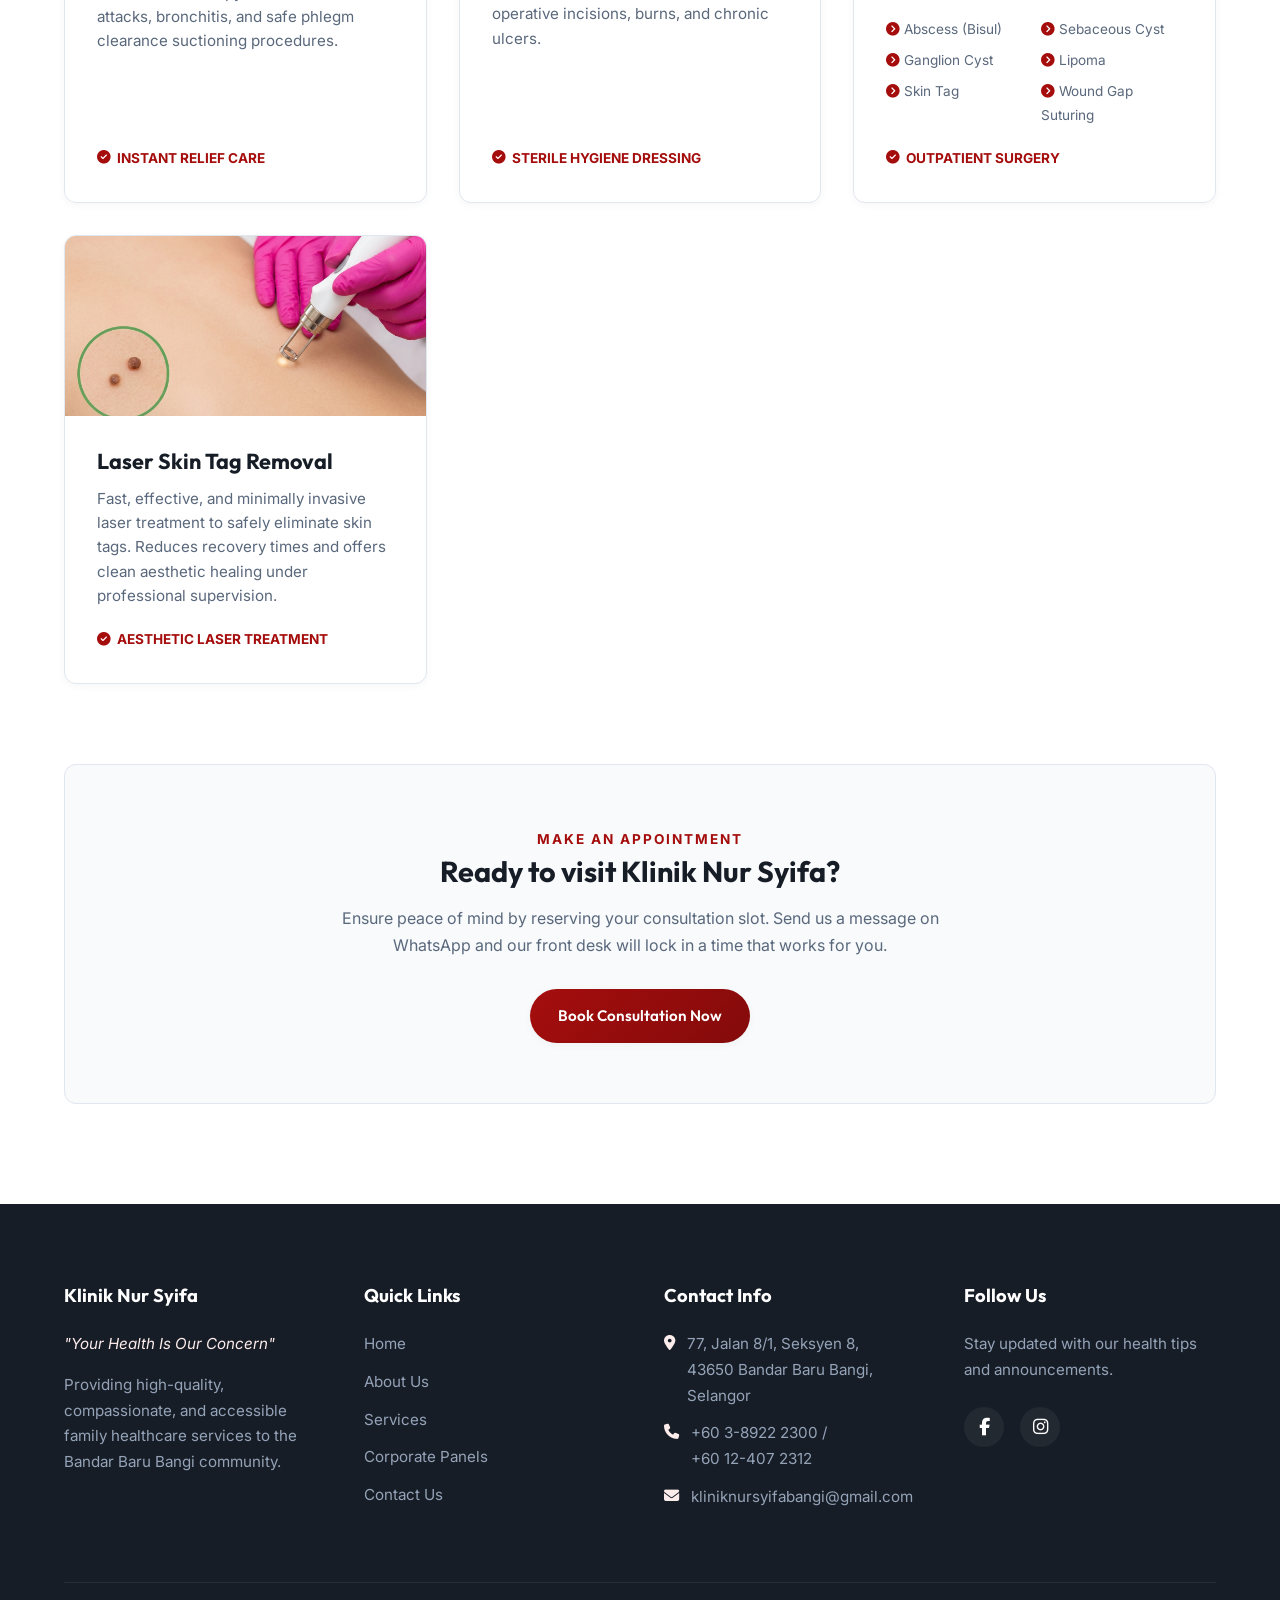
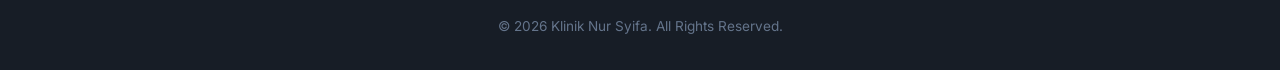
<file: services.html>
<!DOCTYPE html>
<html lang="en">

<head>
    <meta charset="UTF-8">
    <meta name="viewport" content="width=device-width, initial-scale=1.0">
    <title>Our Services | Klinik Nur Syifa</title>
    <!-- Google Fonts: Inter & Outfit -->
    <link rel="preconnect" href="https://fonts.googleapis.com">
    <link rel="preconnect" href="https://fonts.gstatic.com" crossorigin>
    <link
        href="https://fonts.googleapis.com/css2?family=Inter:wght@300;400;500;600;700&family=Outfit:wght@400;500;600;700;800&display=swap"
        rel="stylesheet">
    <!-- Font Awesome for Icons -->
    <link rel="stylesheet" href="https://cdnjs.cloudflare.com/ajax/libs/font-awesome/6.4.0/css/all.min.css">
    <!-- Custom CSS -->
    <link rel="stylesheet" href="style.css">
</head>

<body>
    <!-- Header Navigation -->
    <header>
        <div class="container">
            <nav class="navbar">
                <a href="index.html" class="logo">
                    <img src="assets/logo.avif" alt="Klinik Nur Syifa Logo">
                    <span>Klinik Nur Syifa</span>
                </a>
                <ul class="nav-links">
                    <li><a href="index.html">Home</a></li>
                    <li><a href="about.html">About Us</a></li>
                    <li><a href="services.html" class="active">Services</a></li>
                    <li><a href="panels.html">Corporate Panels</a></li>
                    <li><a href="contact.html">Contact Us</a></li>
                </ul>
                <div class="hamburger">
                    <i class="fa-solid fa-bars"></i>
                </div>
            </nav>
        </div>
    </header>

    <!-- Page Header -->
    <section class="hero hero-internal">
        <div class="container hero-container">
            <div class="hero-content reveal reveal-left active">
                <div class="hero-tagline" style="color: #ffffff; opacity: 0.8;">Medical Services</div>
                <h1 class="text-gradient">Our Medical Services</h1>
                <p style="margin-bottom: 0;">Comprehensive and compassionate healthcare solutions tailored for you and your family.</p>
            </div>
        </div>
    </section>

    <!-- Main Content -->
    <section class="section">
        <div class="container">
            <div class="services-grid" style="grid-template-columns: repeat(auto-fit, minmax(320px, 1fr));">

                <!-- General Consultation & Treatment -->
                <div class="service-card reveal" style="padding: 0; display: flex; flex-direction: column;">
                    <div style="height: 180px; width: 100%; overflow: hidden;">
                        <img src="assets/general_consultation.png" alt="General Consultation"
                            style="width: 100%; height: 100%; object-fit: cover;">
                    </div>
                    <div
                        style="padding: 32px; flex-grow: 1; display: flex; flex-direction: column; justify-content: space-between;">
                        <div>
                            <h3 style="margin-bottom: 12px;">General Consultation & Treatment</h3>
                            <p
                                style="color: var(--text-muted); font-size: 0.95rem; line-height: 1.6; margin-bottom: 20px;">
                                Comprehensive outpatient medical care for acute and chronic conditions. Our doctors
                                provide accurate diagnoses and tailored treatment plans for influenza, fever,
                                infections, hypertension, and diabetes.</p>
                        </div>
                        <span
                            style="font-size: 0.85rem; text-transform: uppercase; font-weight: 700; color: var(--accent-color); display: flex; align-items: center; gap: 6px;">
                            <i class="fa-solid fa-circle-check"></i> Walk-ins welcome
                        </span>
                    </div>
                </div>

                <!-- Blood Tests & Health Screening -->
                <div class="service-card reveal" style="padding: 0; display: flex; flex-direction: column;">
                    <div style="height: 180px; width: 100%; overflow: hidden;">
                        <img src="assets/health_screening_lab.png" alt="Health Screening Lab"
                            style="width: 100%; height: 100%; object-fit: cover;">
                    </div>
                    <div
                        style="padding: 32px; flex-grow: 1; display: flex; flex-direction: column; justify-content: space-between;">
                        <div>
                            <h3 style="margin-bottom: 12px;">Blood Tests & Health Screening</h3>
                            <p
                                style="color: var(--text-muted); font-size: 0.95rem; line-height: 1.6; margin-bottom: 16px;">
                                Full laboratory analysis including lipid profiles, liver & kidney functions, blood sugar
                                index, and customized preventative wellness screenings.</p>
                            <div
                                style="background-color: var(--secondary-bg); padding: 12px; border-radius: var(--radius-sm); border-left: 3px solid var(--teal-color); margin-bottom: 16px;">
                                <h4 style="font-size: 0.85rem; margin-bottom: 4px; color: var(--teal-color);">
                                    Vaccination & Immunization</h4>
                                <p style="font-size: 0.8rem; color: var(--text-muted);">Includes pediatric vaccines,
                                    seasonal flu shots, travel immunizations, and Hepatitis shots.</p>
                            </div>
                        </div>
                        <span
                            style="font-size: 0.85rem; text-transform: uppercase; font-weight: 700; color: var(--accent-color); display: flex; align-items: center; gap: 6px;">
                            <i class="fa-solid fa-circle-check"></i> Lab Report Provided
                        </span>
                    </div>
                </div>

                <!-- Ultrasound (Scan 2D) -->
                <div class="service-card reveal" style="padding: 0; display: flex; flex-direction: column;">
                    <div style="height: 180px; width: 100%; overflow: hidden;">
                        <img src="assets/ultrasound_screening.png" alt="Ultrasound Scan Room"
                            style="width: 100%; height: 100%; object-fit: cover;">
                    </div>
                    <div
                        style="padding: 32px; flex-grow: 1; display: flex; flex-direction: column; justify-content: space-between;">
                        <div>
                            <h3 style="margin-bottom: 12px;">Ultrasound (Scan 2D)</h3>
                            <p
                                style="color: var(--text-muted); font-size: 0.95rem; line-height: 1.6; margin-bottom: 16px;">
                                High-precision clinical imaging scan services supporting diagnostics and monitoring
                                across three vital healthcare areas:</p>
                            <ul
                                style="color: var(--text-muted); font-size: 0.85rem; display: flex; flex-direction: column; gap: 6px; margin-bottom: 20px;">
                                <li><i class="fa-solid fa-chevron-right"
                                        style="color: var(--accent-color); font-size: 0.75rem;"></i> <strong>Pregnancy
                                        Scanning:</strong> Routine antenatal growth checkups.</li>
                                <li><i class="fa-solid fa-chevron-right"
                                        style="color: var(--accent-color); font-size: 0.75rem;"></i> <strong>Fast Scan
                                        (Trauma):</strong> Rapid diagnostic imaging for internal checks.</li>
                                <li><i class="fa-solid fa-chevron-right"
                                        style="color: var(--accent-color); font-size: 0.75rem;"></i> <strong>Gynaecology
                                        Scan:</strong> Pelvic, uterine, and ovarian diagnostics.</li>
                            </ul>
                        </div>
                        <span
                            style="font-size: 0.85rem; text-transform: uppercase; font-weight: 700; color: var(--accent-color); display: flex; align-items: center; gap: 6px;">
                            <i class="fa-solid fa-circle-check"></i> HD Diagnostic Imaging
                        </span>
                    </div>
                </div>

                <!-- Nebulization / Phlegm Suctioning -->
                <div class="service-card reveal" style="padding: 0; display: flex; flex-direction: column;">
                    <div style="height: 180px; width: 100%; overflow: hidden;">
                        <img src="assets/nebulization.png" alt="Nebulization Service"
                            style="width: 100%; height: 100%; object-fit: cover;">
                    </div>
                    <div
                        style="padding: 32px; flex-grow: 1; display: flex; flex-direction: column; justify-content: space-between;">
                        <div>
                            <h3 style="margin-bottom: 12px;">Nebulization / Phlegm Suctioning</h3>
                            <p
                                style="color: var(--text-muted); font-size: 0.95rem; line-height: 1.6; margin-bottom: 20px;">
                                Dedicated respiratory relief services. Providing professional bronchodilator
                                nebulization therapy for acute asthma attacks, bronchitis, and safe phlegm clearance
                                suctioning procedures.</p>
                        </div>
                        <span
                            style="font-size: 0.85rem; text-transform: uppercase; font-weight: 700; color: var(--accent-color); display: flex; align-items: center; gap: 6px;">
                            <i class="fa-solid fa-circle-check"></i> Instant relief care
                        </span>
                    </div>
                </div>

                <!-- Wound Dressing Service -->
                <div class="service-card reveal" style="padding: 0; display: flex; flex-direction: column;">
                    <div style="height: 180px; width: 100%; overflow: hidden;">
                        <img src="assets/wound_dressing.png" alt="Wound Dressing Service"
                            style="width: 100%; height: 100%; object-fit: cover;">
                    </div>
                    <div
                        style="padding: 32px; flex-grow: 1; display: flex; flex-direction: column; justify-content: space-between;">
                        <div>
                            <h3 style="margin-bottom: 12px;">Wound Dressing Service</h3>
                            <p
                                style="color: var(--text-muted); font-size: 0.95rem; line-height: 1.6; margin-bottom: 20px;">
                                Comprehensive wound care management. Safe cleaning, sterile dressing, antiseptic
                                applications, and professional supervision for post-operative incisions, burns, and
                                chronic ulcers.</p>
                        </div>
                        <span
                            style="font-size: 0.85rem; text-transform: uppercase; font-weight: 700; color: var(--accent-color); display: flex; align-items: center; gap: 6px;">
                            <i class="fa-solid fa-circle-check"></i> Sterile hygiene dressing
                        </span>
                    </div>
                </div>

                <!-- Minor Operation -->
                <div class="service-card reveal" style="padding: 0; display: flex; flex-direction: column;">
                    <div style="height: 180px; width: 100%; overflow: hidden;">
                        <img src="assets/clinic-photo.jpg" alt="Minor Operation Service"
                            style="width: 100%; height: 100%; object-fit: cover;">
                    </div>
                    <div
                        style="padding: 32px; flex-grow: 1; display: flex; flex-direction: column; justify-content: space-between;">
                        <div>
                            <h3 style="margin-bottom: 12px;">Minor Operation</h3>
                            <p
                                style="color: var(--text-muted); font-size: 0.95rem; line-height: 1.6; margin-bottom: 16px;">
                                Sterile minor surgical procedures performed under local anesthesia. Our experienced
                                doctors treat a variety of minor outpatient surgical needs:</p>
                            <ul
                                style="color: var(--text-muted); font-size: 0.85rem; display: grid; grid-template-columns: repeat(2, 1fr); gap: 8px 12px; margin-bottom: 20px;">
                                <li><i class="fa-solid fa-circle-chevron-right" style="color: var(--accent-color);"></i>
                                    Abscess (Bisul)</li>
                                <li><i class="fa-solid fa-circle-chevron-right" style="color: var(--accent-color);"></i>
                                    Sebaceous Cyst</li>
                                <li><i class="fa-solid fa-circle-chevron-right" style="color: var(--accent-color);"></i>
                                    Ganglion Cyst</li>
                                <li><i class="fa-solid fa-circle-chevron-right" style="color: var(--accent-color);"></i>
                                    Lipoma</li>
                                <li><i class="fa-solid fa-circle-chevron-right" style="color: var(--accent-color);"></i>
                                    Skin Tag</li>
                                <li><i class="fa-solid fa-circle-chevron-right" style="color: var(--accent-color);"></i>
                                    Wound Gap Suturing</li>
                            </ul>
                        </div>
                        <span
                            style="font-size: 0.85rem; text-transform: uppercase; font-weight: 700; color: var(--accent-color); display: flex; align-items: center; gap: 6px;">
                            <i class="fa-solid fa-circle-check"></i> Outpatient surgery
                        </span>
                    </div>
                </div>

                <!-- Laser Skin Tag Removal -->
                <div class="service-card reveal" style="padding: 0; display: flex; flex-direction: column;">
                    <div style="height: 180px; width: 100%; overflow: hidden;">
                        <img src="assets/laser_skin_tag_removal.png" alt="Laser Skin Tag Removal"
                            style="width: 100%; height: 100%; object-fit: cover;">
                    </div>
                    <div
                        style="padding: 32px; flex-grow: 1; display: flex; flex-direction: column; justify-content: space-between;">
                        <div>
                            <h3 style="margin-bottom: 12px;">Laser Skin Tag Removal</h3>
                            <p
                                style="color: var(--text-muted); font-size: 0.95rem; line-height: 1.6; margin-bottom: 20px;">
                                Fast, effective, and minimally invasive laser treatment to safely eliminate skin tags.
                                Reduces recovery times and offers clean aesthetic healing under professional
                                supervision.</p>
                        </div>
                        <span
                            style="font-size: 0.85rem; text-transform: uppercase; font-weight: 700; color: var(--accent-color); display: flex; align-items: center; gap: 6px;">
                            <i class="fa-solid fa-circle-check"></i> Aesthetic laser treatment
                        </span>
                    </div>
                </div>

            </div>

            <!-- Booking Section -->
            <div class="reveal"
                style="text-align: center; margin-top: 80px; padding: 60px 40px; background: var(--secondary-bg); border-radius: var(--radius-md); border: 1px solid var(--border-color);">
                <span class="section-subtitle">Make an Appointment</span>
                <h3 style="margin-bottom: 16px; font-size: 1.8rem;">Ready to visit Klinik Nur Syifa?</h3>
                <p
                    style="color: var(--text-muted); margin-bottom: 30px; max-width: 600px; margin-left: auto; margin-right: auto;">
                    Ensure peace of mind by reserving your consultation slot. Send us a message on WhatsApp and our
                    front desk will lock in a time that works for you.</p>
                <a href="https://wa.me/60124072312?text=Hi%2C%20I%20would%20like%20to%20make%20an%20appointment"
                    target="_blank" class="btn btn-primary">Book Consultation Now</a>
            </div>
        </div>
    </section>

    <!-- Footer -->
    <footer>
        <div class="container">
            <div class="footer-grid">
                <div class="footer-col">
                    <h4>Klinik Nur Syifa</h4>
                    <p style="font-style: italic; margin-bottom: 15px; color: var(--accent-light);">"Your Health Is Our
                        Concern"</p>
                    <p>Providing high-quality, compassionate, and accessible family healthcare services to the Bandar
                        Baru Bangi community.</p>
                </div>
                <div class="footer-col">
                    <h4>Quick Links</h4>
                    <ul>
                        <li><a href="index.html">Home</a></li>
                        <li><a href="about.html">About Us</a></li>
                        <li><a href="services.html">Services</a></li>
                        <li><a href="panels.html">Corporate Panels</a></li>
                        <li><a href="contact.html">Contact Us</a></li>
                    </ul>
                </div>
                <div class="footer-col">
                    <h4>Contact Info</h4>
                    <ul class="footer-contact-info">
                        <li>
                            <i class="fa-solid fa-location-dot"></i>
                            <span>77, Jalan 8/1, Seksyen 8,<br>43650 Bandar Baru Bangi, Selangor</span>
                        </li>
                        <li>
                            <i class="fa-solid fa-phone"></i>
                            <span>+60 3-8922 2300 /<br>+60 12-407 2312</span>
                        </li>
                        <li>
                            <i class="fa-solid fa-envelope"></i>
                            <span>kliniknursyifabangi@gmail.com</span>
                        </li>
                    </ul>
                </div>
                <div class="footer-col">
                    <h4>Follow Us</h4>
                    <p>Stay updated with our health tips and announcements.</p>
                    <div class="footer-socials">
                        <a href="https://www.facebook.com/KlinikNurSyifaBandarBaruBangi/" target="_blank"><i
                                class="fa-brands fa-facebook-f"></i></a>
                        <a href="#" target="_blank"><i class="fa-brands fa-instagram"></i></a>
                    </div>
                </div>
            </div>
            <div class="footer-bottom">
                <p>&copy; 2026 Klinik Nur Syifa. All Rights Reserved.</p>
            </div>
        </div>
    </footer>

    <!-- Custom JavaScript -->
    <script src="script.js"></script>

    <!-- Floating WhatsApp Button -->
    <a href="https://wa.me/60124072312?text=Hi%2C%20I%20would%20like%20to%20make%20an%20appointment" target="_blank"
        class="whatsapp-button ws-wave-animation" aria-label="Chat on WhatsApp">
        <i class="fab fa-whatsapp"></i>
    </a>
</body>

</html>
</file>
<file: style.css>
@import url('https://fonts.googleapis.com/css2?family=Inter:wght@300;400;500;600;700&family=Outfit:wght@300;400;500;600;700;800&display=swap');

:root {
  /* Typography */
  --font-heading: 'Outfit', 'Inter', system-ui, -apple-system, sans-serif;
  --font-body: 'Inter', system-ui, -apple-system, sans-serif;

  /* Colors - Highly tailored HSL palette */
  --primary-bg: #ffffff;
  --secondary-bg: #f8fafc; /* Premium off-white/slate */
  --card-bg: #ffffff;
  
  --accent-color: hsl(0, 85%, 35%); /* Deep Crimson */
  --accent-hover: hsl(0, 85%, 42%);
  --accent-light: hsl(0, 85%, 96%);
  
  --teal-color: hsl(150, 80%, 30%); /* Emerald/Teal for WhatsApp and wellness markers */
  --teal-hover: hsl(150, 80%, 25%);
  --teal-light: hsl(150, 80%, 95%);

  --text-dark: hsl(215, 25%, 12%); /* Sleek Navy-Charcoal */
  --text-muted: hsl(215, 16%, 42%);
  --text-light: #ffffff;

  --border-color: hsl(214, 32%, 91%);
  --border-color-hover: hsl(214, 32%, 85%);

  /* Shadows & Radius */
  --shadow-sm: 0 2px 8px rgba(0, 0, 0, 0.04);
  --shadow-md: 0 10px 30px -10px rgba(0, 0, 0, 0.08);
  --shadow-lg: 0 20px 40px -15px rgba(0, 0, 0, 0.12);
  --shadow-hover: 0 30px 60px -20px rgba(135, 6, 6, 0.12);
  
  --radius-sm: 6px;
  --radius-md: 12px;
  --radius-lg: 24px;
  --radius-full: 9999px;

  /* Transitions */
  --transition-fast: 0.2s ease;
  --transition-normal: 0.35s cubic-bezier(0.25, 0.46, 0.45, 0.94);
  --transition-slow: 0.6s cubic-bezier(0.25, 0.46, 0.45, 0.94);
}

/* Base resets */
* {
  margin: 0;
  padding: 0;
  box-sizing: border-box;
}

html {
  scroll-behavior: smooth;
  font-size: 16px;
}

body {
  font-family: var(--font-body);
  color: var(--text-dark);
  background-color: var(--primary-bg);
  line-height: 1.7;
  overflow-x: hidden;
  -webkit-font-smoothing: antialiased;
}

h1, h2, h3, h4, h5, h6 {
  font-family: var(--font-heading);
  font-weight: 700;
  line-height: 1.25;
  color: var(--text-dark);
}

a {
  text-decoration: none;
  color: inherit;
  transition: all var(--transition-fast);
}

ul {
  list-style: none;
}

.container {
  max-width: 1200px;
  margin: 0 auto;
  padding: 0 24px;
}

/* Reveal on scroll base classes */
.reveal {
  opacity: 0;
  transform: translateY(30px);
  transition: opacity var(--transition-slow), transform var(--transition-slow);
}

.reveal.reveal-left {
  transform: translateX(-50px);
}

.reveal.reveal-right {
  transform: translateX(50px);
}

.reveal.active {
  opacity: 1;
  transform: translate(0);
}

/* Backgrounds & Typography Utilities */
.bg-light {
  background-color: var(--secondary-bg);
}

.text-gradient {
  background: linear-gradient(135deg, var(--text-dark) 40%, var(--accent-color));
  -webkit-background-clip: text;
  background-clip: text;
  -webkit-text-fill-color: transparent;
}

/* Header & Glassmorphic Navigation */
header {
  background-color: rgba(255, 255, 255, 0.8);
  backdrop-filter: blur(16px);
  -webkit-backdrop-filter: blur(16px);
  border-bottom: 1px solid rgba(0, 0, 0, 0.05);
  position: sticky;
  top: 0;
  z-index: 1000;
  transition: background-color var(--transition-fast), padding var(--transition-fast);
}

header.scrolled {
  background-color: rgba(255, 255, 255, 0.95);
  box-shadow: var(--shadow-sm);
}

.navbar {
  display: flex;
  justify-content: space-between;
  align-items: center;
  padding: 18px 0;
}

.logo {
  font-family: var(--font-heading);
  font-size: 1.4rem;
  font-weight: 800;
  color: var(--accent-color);
  display: flex;
  align-items: center;
  gap: 12px;
  letter-spacing: -0.5px;
}

.logo img {
  height: 42px;
  width: auto;
  object-fit: contain;
  transition: transform var(--transition-normal);
}

.logo:hover img {
  transform: rotate(-5deg) scale(1.05);
}

.nav-links {
  display: flex;
  gap: 32px;
  align-items: center;
}

.nav-links a {
  font-size: 0.95rem;
  font-weight: 500;
  color: var(--text-muted);
  position: relative;
  padding: 6px 0;
}

.nav-links a:hover,
.nav-links a.active {
  color: var(--accent-color);
}

.nav-links a::after {
  content: '';
  position: absolute;
  bottom: 0;
  left: 0;
  width: 0;
  height: 2px;
  background-color: var(--accent-color);
  transition: width var(--transition-fast);
}

.nav-links a:hover::after,
.nav-links a.active::after {
  width: 100%;
}

.hamburger {
  display: none;
  cursor: pointer;
  font-size: 1.5rem;
  color: var(--text-dark);
  transition: transform var(--transition-fast);
}

.hamburger:hover {
  transform: scale(1.1);
}

/* Premium Buttons */
.btn {
  display: inline-flex;
  align-items: center;
  justify-content: center;
  gap: 10px;
  padding: 14px 28px;
  border-radius: var(--radius-full);
  font-family: var(--font-heading);
  font-weight: 600;
  font-size: 0.95rem;
  text-align: center;
  transition: all var(--transition-normal);
  cursor: pointer;
  border: none;
  box-shadow: var(--shadow-sm);
}

.btn-primary {
  background: linear-gradient(135deg, var(--accent-color), hsl(0, 85%, 28%));
  color: var(--text-light);
}

.btn-primary:hover {
  transform: translateY(-2px);
  box-shadow: 0 10px 20px rgba(135, 6, 6, 0.2);
  filter: brightness(1.1);
}

.btn-whatsapp {
  background: linear-gradient(135deg, var(--teal-color), hsl(150, 80%, 24%));
  color: var(--text-light);
}

.btn-whatsapp:hover {
  transform: translateY(-2px);
  box-shadow: 0 10px 20px rgba(21, 128, 61, 0.2);
  filter: brightness(1.1);
}

.btn-outline {
  background-color: transparent;
  color: var(--accent-color);
  border: 2px solid var(--accent-color);
  box-shadow: none;
}

.btn-outline:hover {
  background-color: var(--accent-color);
  color: var(--text-light);
  transform: translateY(-2px);
  box-shadow: 0 10px 20px rgba(135, 6, 6, 0.1);
}

.btn-group {
  display: flex;
  align-items: center;
  gap: 16px;
  flex-wrap: wrap;
}

/* Hero Section - Full Background Style */
.hero {
  position: relative;
  min-height: 85vh;
  display: flex;
  align-items: center;
  background: linear-gradient(rgba(255, 251, 251, 0.1), rgba(135, 6, 6, 0.9)), url('assets/hero-banner.png') center/cover no-repeat;
  background-attachment: fixed;
  color: #ffffff;
  padding: 100px 0;
}

/* Standard Hero Section for Internal Pages */
.hero-internal {
  min-height: 50vh !important;
  padding: 60px 0 !important;
}

.hero-internal .hero-container {
  justify-content: center;
  text-align: center;
}

.hero-internal .hero-content {
  max-width: 800px;
  margin: 0 auto;
}

.hero-content {
  max-width: 650px;
  background: rgba(255, 255, 255, 0.1);
  backdrop-filter: blur(10px);
  -webkit-backdrop-filter: blur(10px);
  padding: 40px;
  border-radius: var(--radius-lg);
  border: 1px solid rgba(255, 255, 255, 0.2);
}

.hero-content h1 {
  font-size: 3.5rem;
  font-weight: 800;
  line-height: 1.1;
  margin-bottom: 24px;
  color: #ffffff;
}

.hero-content .text-gradient {
  background: linear-gradient(135deg, #ffffff 60%, var(--accent-light));
  -webkit-background-clip: text;
  background-clip: text;
  -webkit-text-fill-color: transparent;
}

.hero-content p {
  font-size: 1.2rem;
  color: rgba(255, 255, 255, 0.9);
  margin-bottom: 35px;
  line-height: 1.7;
}

/* About/Clinic Photos Section - Improved Non-Cropping Layout */
.clinic-gallery {
  display: flex;
  flex-direction: column;
  gap: 24px;
  margin-top: 60px;
}

.gallery-staff-full {
  width: 100%;
  border-radius: var(--radius-lg);
  overflow: hidden;
  box-shadow: var(--shadow-lg);
  position: relative;
  background: #f8fafc;
}

.gallery-staff-full img {
  width: 100%;
  height: auto;
  display: block;
  transition: transform var(--transition-normal);
}

.gallery-bottom-grid {
  display: grid;
  grid-template-columns: 1fr 1fr;
  gap: 24px;
}

.gallery-small-item {
  position: relative;
  border-radius: var(--radius-md);
  overflow: hidden;
  box-shadow: var(--shadow-md);
  height: 300px;
}

.gallery-small-item img {
  width: 100%;
  height: 100%;
  object-fit: cover;
  transition: transform var(--transition-normal);
}

.gallery-staff-full:hover img, .gallery-small-item:hover img {
  transform: scale(1.02);
}

.gallery-caption {
  position: absolute;
  bottom: 0;
  left: 0;
  right: 0;
  background: linear-gradient(transparent, rgba(0,0,0,0.7));
  padding: 20px;
  color: #fff;
  font-size: 0.95rem;
  font-weight: 600;
}

/* Testimonials Section */
.testimonials-section {
  padding: 100px 0;
  background-color: var(--primary-bg);
  overflow: hidden;
}

.testimonials-carousel-wrapper {
  position: relative;
  margin-top: 60px;
}

.testimonials-carousel {
  display: flex;
  gap: 32px;
  animation: autoScroll 30s linear infinite;
  width: max-content;
}

.testimonials-carousel:hover {
  animation-play-state: paused;
}

@keyframes autoScroll {
  0% {
    transform: translateX(0);
  }
  100% {
    transform: translateX(calc(-50% - 16px)); /* Half width minus half gap */
  }
}

.testimonial-card {
  background: var(--card-bg);
  border: 1px solid var(--border-color);
  border-radius: var(--radius-md);
  padding: 32px;
  transition: all var(--transition-normal);
  box-shadow: var(--shadow-sm);
  display: flex;
  flex-direction: column;
  min-width: 320px;
  max-width: 320px;
  flex-shrink: 0;
}

.testimonial-card:hover {
  transform: translateY(-5px);
  box-shadow: var(--shadow-md);
  border-color: var(--accent-color);
}

.testimonial-header {
  display: flex;
  align-items: center;
  gap: 16px;
  margin-bottom: 20px;
}

.testimonial-avatar {
  width: 56px;
  height: 56px;
  border-radius: 50%;
  object-fit: cover;
  border: 2px solid var(--accent-light);
}

.testimonial-info h4 {
  font-size: 1rem;
  font-weight: 700;
  margin-bottom: 4px;
  color: var(--text-dark);
}

.testimonial-rating {
  color: #FFB400;
  font-size: 0.9rem;
  margin-bottom: 16px;
}

.testimonial-text {
  color: var(--text-muted);
  font-size: 0.95rem;
  line-height: 1.7;
  flex-grow: 1;
  font-style: italic;
}

.google-badge {
  margin-top: 20px;
  padding-top: 20px;
  border-top: 1px solid var(--border-color);
  display: flex;
  align-items: center;
  gap: 8px;
  font-size: 0.85rem;
  color: var(--text-muted);
}

.google-badge img {
  width: 20px;
  height: 20px;
}


.hero-tagline {
  display: inline-block;
  color: var(--accent-color);
  font-weight: 700;
  text-transform: uppercase;
  letter-spacing: 1.5px;
  font-size: 0.85rem;
  margin-bottom: 15px;
}

/* Sections */
.section {
  padding: 100px 0;
  position: relative;
}

.section-header {
  text-align: center;
  max-width: 700px;
  margin: 0 auto 60px;
}

.section-subtitle {
  color: var(--accent-color);
  text-transform: uppercase;
  font-size: 0.85rem;
  font-weight: 700;
  letter-spacing: 2px;
  margin-bottom: 12px;
}

.section-title {
  font-size: 2.5rem;
  margin-bottom: 20px;
  letter-spacing: -0.5px;
}

.section-desc {
  color: var(--text-muted);
  font-size: 1.1rem;
}

/* Feature Cards (Intro Section) */
.features-container {
  display: grid;
  grid-template-columns: repeat(auto-fit, minmax(280px, 1fr));
  gap: 32px;
  margin-top: 40px;
}

.feature-box {
  background-color: var(--card-bg);
  padding: 40px 32px;
  border-radius: var(--radius-md);
  border: 1px solid var(--border-color);
  transition: all var(--transition-normal);
  box-shadow: var(--shadow-sm);
}

.feature-box:hover {
  transform: translateY(-8px);
  border-color: var(--accent-color);
  box-shadow: var(--shadow-md);
}

.feature-icon-wrapper {
  width: 60px;
  height: 60px;
  border-radius: var(--radius-md);
  background-color: var(--accent-light);
  color: var(--accent-color);
  display: flex;
  align-items: center;
  justify-content: center;
  font-size: 1.5rem;
  margin-bottom: 24px;
  transition: background-color var(--transition-fast), color var(--transition-fast);
}

.feature-box:hover .feature-icon-wrapper {
  background-color: var(--accent-color);
  color: var(--text-light);
}

.feature-box h3 {
  font-size: 1.25rem;
  margin-bottom: 16px;
}

.feature-box p {
  color: var(--text-muted);
  font-size: 0.95rem;
  line-height: 1.6;
}

/* Services Page & Grid styling */
.services-grid {
  display: grid;
  grid-template-columns: repeat(auto-fit, minmax(280px, 1fr));
  gap: 32px;
}

.service-card {
  background: var(--card-bg);
  border: 1px solid var(--border-color);
  border-radius: var(--radius-md);
  padding: 40px 32px;
  transition: all var(--transition-normal);
  box-shadow: var(--shadow-sm);
  position: relative;
  overflow: hidden;
}

.service-card::after {
  content: '';
  position: absolute;
  top: 0;
  left: 0;
  width: 100%;
  height: 4px;
  background-color: var(--accent-color);
  transform: scaleX(0);
  transform-origin: left;
  transition: transform var(--transition-normal);
}

.service-card:hover {
  transform: translateY(-8px);
  box-shadow: var(--shadow-hover);
  border-color: var(--border-color-hover);
}

.service-card:hover::after {
  transform: scaleX(1);
}

.service-card .service-icon {
  font-size: 2.2rem;
  color: var(--accent-color);
  margin-bottom: 24px;
  display: inline-block;
}

.service-card h3 {
  font-size: 1.35rem;
  margin-bottom: 16px;
}

.service-card p {
  color: var(--text-muted);
  font-size: 0.95rem;
  line-height: 1.6;
}

/* About Us Layout split and cards */
.about-split {
  display: flex;
  align-items: center;
  gap: 60px;
}

.about-split > * {
  flex: 1;
}

.about-image {
  position: relative;
}

.about-image img {
  width: 100%;
  border-radius: var(--radius-md);
  box-shadow: var(--shadow-lg);
}

.stats-grid {
  display: grid;
  grid-template-columns: repeat(2, 1fr);
  gap: 24px;
  margin-top: 40px;
}

.stat-card {
  background-color: var(--secondary-bg);
  padding: 24px;
  border-radius: var(--radius-md);
  text-align: center;
  border: 1px solid var(--border-color);
}

.stat-number {
  font-family: var(--font-heading);
  font-size: 2.5rem;
  font-weight: 800;
  color: var(--accent-color);
  margin-bottom: 8px;
}

.stat-label {
  font-size: 0.9rem;
  color: var(--text-muted);
  font-weight: 500;
}

/* Corporate Panels Badges Grid */
.panels-grid {
  display: grid;
  grid-template-columns: repeat(auto-fill, minmax(220px, 1fr));
  gap: 24px;
}

.panel-card {
  background: var(--card-bg);
  border: 1px solid var(--border-color);
  border-radius: var(--radius-md);
  padding: 32px 24px;
  text-align: center;
  font-weight: 600;
  font-size: 1.1rem;
  color: var(--text-dark);
  box-shadow: var(--shadow-sm);
  transition: all var(--transition-normal);
  display: flex;
  flex-direction: column;
  align-items: center;
  justify-content: center;
  gap: 12px;
}

.panel-card:hover {
  border-color: var(--accent-color);
  background-color: var(--accent-light);
  transform: translateY(-4px);
  box-shadow: var(--shadow-md);
}

.panel-card img {
  max-width: 100%;
  height: 60px;
  object-fit: contain;
  margin-bottom: 8px;
}

.panel-card i {
  color: var(--accent-color);
  font-size: 1.2rem;
  opacity: 0.8;
}

/* Contact Grid & details */
.contact-container {
  display: grid;
  grid-template-columns: 1.1fr 0.9fr;
  gap: 60px;
}

.contact-card-info {
  background-color: var(--card-bg);
  border: 1px solid var(--border-color);
  border-radius: var(--radius-md);
  padding: 48px;
  box-shadow: var(--shadow-md);
}

.contact-item {
  display: flex;
  gap: 20px;
  margin-bottom: 32px;
}

.contact-item:last-of-type {
  margin-bottom: 0;
}

.contact-icon-box {
  width: 52px;
  height: 52px;
  border-radius: 50%;
  background-color: var(--accent-light);
  color: var(--accent-color);
  display: flex;
  align-items: center;
  justify-content: center;
  font-size: 1.3rem;
  flex-shrink: 0;
}

.contact-text h3 {
  font-size: 1.15rem;
  margin-bottom: 8px;
}

.contact-text p,
.contact-text a {
  color: var(--text-muted);
  font-size: 0.95rem;
  line-height: 1.6;
}

.contact-text a:hover {
  color: var(--accent-color);
}

.hours-card {
  margin-top: 40px;
  border-top: 1px solid var(--border-color);
  padding-top: 32px;
}

.hours-card h3 {
  margin-bottom: 20px;
  font-size: 1.15rem;
  display: flex;
  align-items: center;
  gap: 10px;
}

.hours-table {
  width: 100%;
  border-collapse: collapse;
}

.hours-table td {
  padding: 12px 0;
  font-size: 0.95rem;
  border-bottom: 1px solid var(--border-color);
}

.hours-table tr:last-child td {
  border-bottom: none;
}

.map-wrapper {
  height: 100%;
  min-height: 480px;
  border-radius: var(--radius-md);
  overflow: hidden;
  box-shadow: var(--shadow-md);
  border: 1px solid var(--border-color);
}

/* Footer Section */
footer {
  background-color: var(--text-dark);
  color: #94a3b8; /* Tailwind slate-400 */
  padding: 80px 0 32px;
  font-size: 0.95rem;
}

.footer-grid {
  display: grid;
  grid-template-columns: repeat(auto-fit, minmax(220px, 1fr));
  gap: 48px;
  margin-bottom: 60px;
}

.footer-col h4 {
  color: var(--primary-bg);
  font-size: 1.15rem;
  margin-bottom: 24px;
}

.footer-col p {
  line-height: 1.7;
}

.footer-col ul li {
  margin-bottom: 12px;
}

.footer-col ul li a {
  color: #94a3b8;
  position: relative;
}

.footer-col ul li a:hover {
  color: var(--primary-bg);
  padding-left: 4px;
}

.footer-contact-info li {
  display: flex;
  gap: 12px;
  align-items: flex-start;
  margin-bottom: 16px;
}

.footer-contact-info li i {
  color: var(--accent-light);
  margin-top: 4px;
}

.footer-socials {
  display: flex;
  gap: 16px;
  margin-top: 24px;
}

.footer-socials a {
  width: 40px;
  height: 40px;
  border-radius: 50%;
  background-color: rgba(255, 255, 255, 0.05);
  color: var(--primary-bg);
  display: flex;
  align-items: center;
  justify-content: center;
  font-size: 1.1rem;
}

.footer-socials a:hover {
  background-color: var(--accent-color);
  transform: translateY(-2px);
}

.footer-bottom {
  border-top: 1px solid rgba(255, 255, 255, 0.08);
  padding-top: 32px;
  text-align: center;
  font-size: 0.85rem;
  color: #64748b;
}

/* Floating WhatsApp Button */
.whatsapp-button {
  position: fixed;
  bottom: 30px;
  right: 30px;
  z-index: 999;
  background: linear-gradient(135deg, #25D366, #128C7E);
  color: white;
  border-radius: 50%;
  width: 65px;
  height: 65px;
  display: flex;
  align-items: center;
  justify-content: center;
  font-size: 30px;
  box-shadow: 0 8px 24px rgba(37, 211, 102, 0.3);
  transition: all var(--transition-normal);
}

.whatsapp-button:hover {
  transform: translateY(-5px) scale(1.05);
  box-shadow: 0 12px 30px rgba(37, 211, 102, 0.4);
  color: white;
}

.ws-wave-animation {
  animation: wsPulseWave 2s infinite;
}

@keyframes wsPulseWave {
  0% {
    box-shadow: 0 0 0 0 rgba(37, 211, 102, 0.5);
  }
  70% {
    box-shadow: 0 0 0 15px rgba(37, 211, 102, 0);
  }
  100% {
    box-shadow: 0 0 0 0 rgba(37, 211, 102, 0);
  }
}

/* Mobile & Tablet Responsive */
@media (max-width: 992px) {
  .hero {
    min-height: 60vh;
    padding: 60px 0;
    background-attachment: scroll; /* Better performance on mobile */
  }

  .hero-container {
    justify-content: center;
    text-align: center;
  }

  .hero-content {
    padding: 25px;
  }

  .hero-content h1 {
    font-size: 2.5rem;
  }

  .gallery-bottom-grid {
    grid-template-columns: 1fr;
  }

  .gallery-small-item {
    height: 250px;
  }

  .about-split {
    flex-direction: column;
    gap: 48px;
  }

  .contact-container {
    grid-template-columns: 1fr;
    gap: 48px;
  }
}

@media (max-width: 768px) {
  html {
    font-size: 15px;
  }

  .section {
    padding: 70px 0;
  }

  .section-title {
    font-size: 2.1rem;
  }

  .hamburger {
    display: block;
    order: 3;
  }

  .nav-links {
    position: absolute;
    top: 100%;
    left: 0;
    width: 100%;
    background-color: var(--primary-bg);
    flex-direction: column;
    align-items: center;
    padding: 30px 0;
    gap: 24px;
    box-shadow: var(--shadow-md);
    border-top: 1px solid var(--border-color);
    clip-path: polygon(0 0, 100% 0, 100% 0, 0 0);
    transition: clip-path 0.4s cubic-bezier(0.25, 0.46, 0.45, 0.94);
  }

  .nav-links.active {
    clip-path: polygon(0 0, 100% 0, 100% 100%, 0 100%);
  }

  .nav-links a::after {
    display: none;
  }

  .hero h1 {
    font-size: 2.6rem;
  }

  .btn-group {
    flex-direction: column;
    width: 100%;
    max-width: 350px;
    margin: 0 auto;
  }

  .btn {
    width: 100%;
  }
}
</file>
